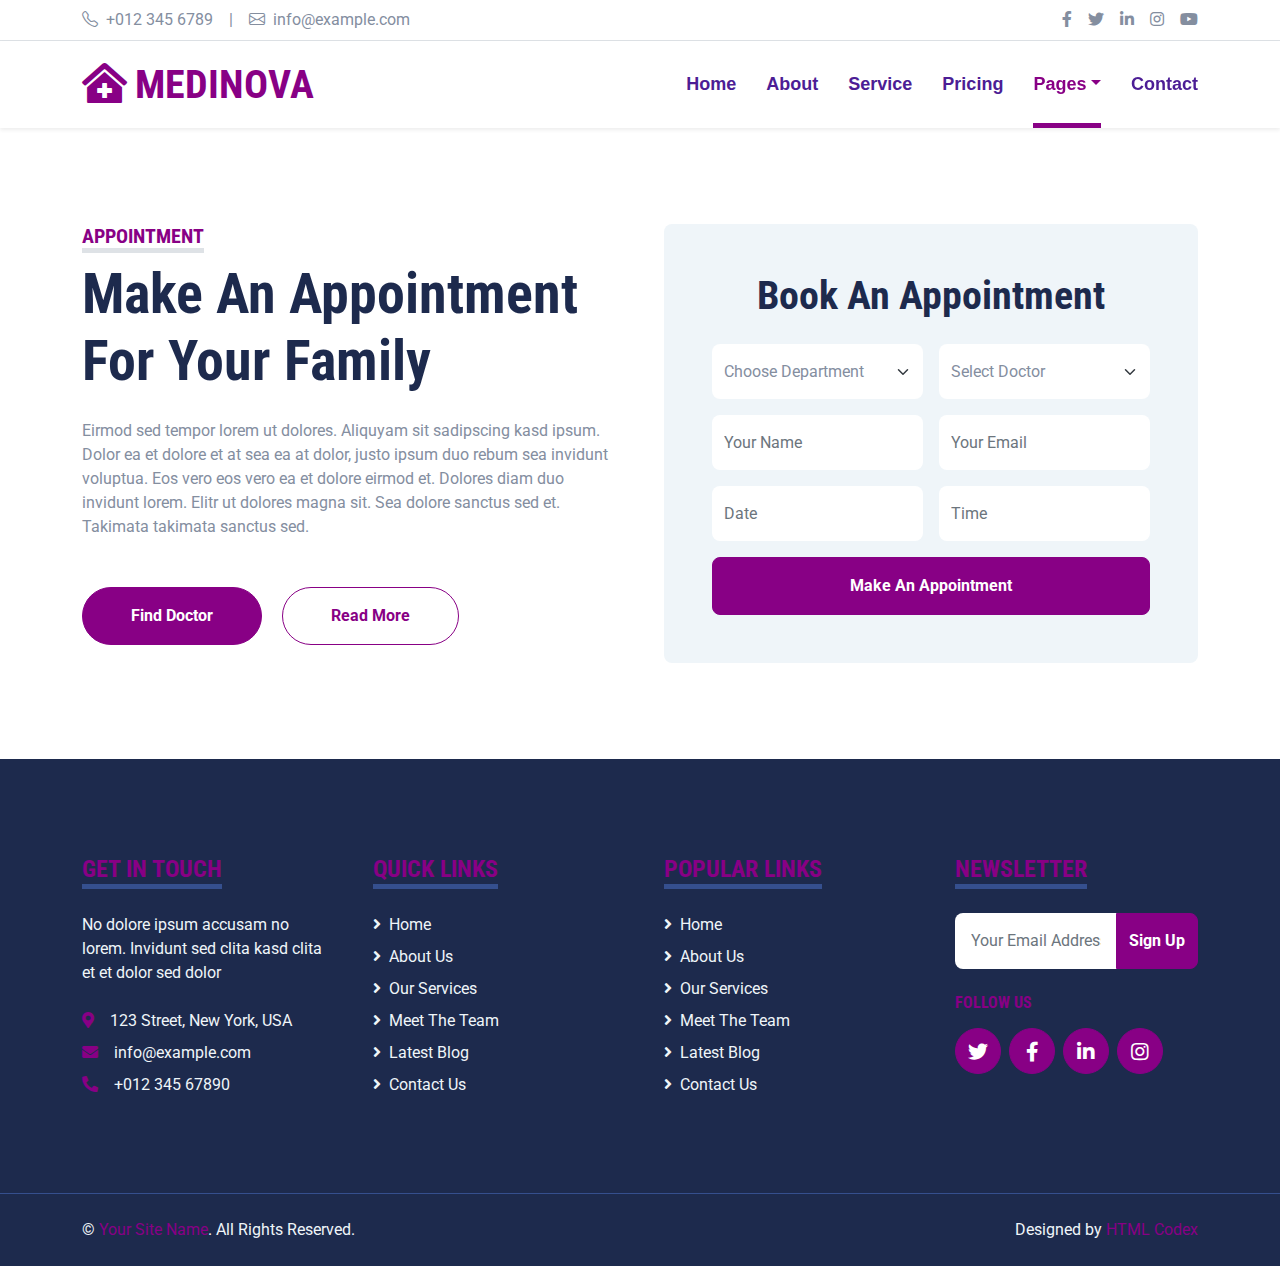
<file: appointment.html>
<!DOCTYPE html>
<html lang="en">

<head>
    <meta charset="utf-8">
    <title>MEDINOVA - Hospital Website Template</title>
    <meta content="width=device-width, initial-scale=1.0" name="viewport">
    <meta content="Free HTML Templates" name="keywords">
    <meta content="Free HTML Templates" name="description">

    <!-- Favicon -->
    <link href="img/favicon.ico" rel="icon">

    <!-- Google Web Fonts -->
    <link rel="preconnect" href="https://fonts.gstatic.com">
    <link href="https://fonts.googleapis.com/css2?family=Roboto+Condensed:wght@400;700&family=Roboto:wght@400;700&display=swap" rel="stylesheet">  

    <!-- Icon Font Stylesheet -->
    <link href="https://cdnjs.cloudflare.com/ajax/libs/font-awesome/5.15.0/css/all.min.css" rel="stylesheet">
    <link href="https://cdn.jsdelivr.net/npm/bootstrap-icons@1.4.1/font/bootstrap-icons.css" rel="stylesheet">

    <!-- Libraries Stylesheet -->
    <link href="lib/owlcarousel/assets/owl.carousel.min.css" rel="stylesheet">
    <link href="lib/tempusdominus/css/tempusdominus-bootstrap-4.min.css" rel="stylesheet" />

    <!-- Customized Bootstrap Stylesheet -->
    <link href="css/bootstrap.min.css" rel="stylesheet">

    <!-- Template Stylesheet -->
    <link href="css/style.css" rel="stylesheet">
</head>

<body>
    <!-- Topbar Start -->
    <div class="container-fluid py-2 border-bottom d-none d-lg-block">
        <div class="container">
            <div class="row">
                <div class="col-md-6 text-center text-lg-start mb-2 mb-lg-0">
                    <div class="d-inline-flex align-items-center">
                        <a class="text-decoration-none text-body pe-3" href=""><i class="bi bi-telephone me-2"></i>+012 345 6789</a>
                        <span class="text-body">|</span>
                        <a class="text-decoration-none text-body px-3" href=""><i class="bi bi-envelope me-2"></i>info@example.com</a>
                    </div>
                </div>
                <div class="col-md-6 text-center text-lg-end">
                    <div class="d-inline-flex align-items-center">
                        <a class="text-body px-2" href="">
                            <i class="fab fa-facebook-f"></i>
                        </a>
                        <a class="text-body px-2" href="">
                            <i class="fab fa-twitter"></i>
                        </a>
                        <a class="text-body px-2" href="">
                            <i class="fab fa-linkedin-in"></i>
                        </a>
                        <a class="text-body px-2" href="">
                            <i class="fab fa-instagram"></i>
                        </a>
                        <a class="text-body ps-2" href="">
                            <i class="fab fa-youtube"></i>
                        </a>
                    </div>
                </div>
            </div>
        </div>
    </div>
    <!-- Topbar End -->


    <!-- Navbar Start -->
    <div class="container-fluid sticky-top bg-white shadow-sm mb-5">
        <div class="container">
            <nav class="navbar navbar-expand-lg bg-white navbar-light py-3 py-lg-0">
                <a href="index.html" class="navbar-brand">
                    <h1 class="m-0 text-uppercase text-primary"><i class="fa fa-clinic-medical me-2"></i>Medinova</h1>
                </a>
                <button class="navbar-toggler" type="button" data-bs-toggle="collapse" data-bs-target="#navbarCollapse">
                    <span class="navbar-toggler-icon"></span>
                </button>
                <div class="collapse navbar-collapse" id="navbarCollapse">
                    <div class="navbar-nav ms-auto py-0">
                        <a href="index.html" class="nav-item nav-link">Home</a>
                        <a href="about.html" class="nav-item nav-link">About</a>
                        <a href="service.html" class="nav-item nav-link">Service</a>
                        <a href="price.html" class="nav-item nav-link">Pricing</a>
                        <div class="nav-item dropdown">
                            <a href="#" class="nav-link dropdown-toggle active" data-bs-toggle="dropdown">Pages</a>
                            <div class="dropdown-menu m-0">
                                <a href="blog.html" class="dropdown-item">Blog Grid</a>
                                <a href="detail.html" class="dropdown-item">Blog Detail</a>
                                <a href="team.html" class="dropdown-item">The Team</a>
                                <a href="testimonial.html" class="dropdown-item">Testimonial</a>
                                <a href="appointment.html" class="dropdown-item active">Appointment</a>
                                <a href="search.html" class="dropdown-item">Search</a>
                            </div>
                        </div>
                        <a href="contact.html" class="nav-item nav-link">Contact</a>
                    </div>
                </div>
            </nav>
        </div>
    </div>
    <!-- Navbar End -->


    <!-- Appointment Start -->
    <div class="container-fluid py-5">
        <div class="container">
            <div class="row gx-5">
                <div class="col-lg-6 mb-5 mb-lg-0">
                    <div class="mb-4">
                        <h5 class="d-inline-block text-primary text-uppercase border-bottom border-5">Appointment</h5>
                        <h1 class="display-4">Make An Appointment For Your Family</h1>
                    </div>
                    <p class="mb-5">Eirmod sed tempor lorem ut dolores. Aliquyam sit sadipscing kasd ipsum. Dolor ea et dolore et at sea ea at dolor, justo ipsum duo rebum sea invidunt voluptua. Eos vero eos vero ea et dolore eirmod et. Dolores diam duo invidunt lorem. Elitr ut dolores magna sit. Sea dolore sanctus sed et. Takimata takimata sanctus sed.</p>
                    <a class="btn btn-primary rounded-pill py-3 px-5 me-3" href="">Find Doctor</a>
                    <a class="btn btn-outline-primary rounded-pill py-3 px-5" href="">Read More</a>
                </div>
                <div class="col-lg-6">
                    <div class="bg-light text-center rounded p-5">
                        <h1 class="mb-4">Book An Appointment</h1>
                        <form>
                            <div class="row g-3">
                                <div class="col-12 col-sm-6">
                                    <select class="form-select bg-white border-0" style="height: 55px;">
                                        <option selected>Choose Department</option>
                                        <option value="1">Department 1</option>
                                        <option value="2">Department 2</option>
                                        <option value="3">Department 3</option>
                                    </select>
                                </div>
                                <div class="col-12 col-sm-6">
                                    <select class="form-select bg-white border-0" style="height: 55px;">
                                        <option selected>Select Doctor</option>
                                        <option value="1">Doctor 1</option>
                                        <option value="2">Doctor 2</option>
                                        <option value="3">Doctor 3</option>
                                    </select>
                                </div>
                                <div class="col-12 col-sm-6">
                                    <input type="text" class="form-control bg-white border-0" placeholder="Your Name" style="height: 55px;">
                                </div>
                                <div class="col-12 col-sm-6">
                                    <input type="email" class="form-control bg-white border-0" placeholder="Your Email" style="height: 55px;">
                                </div>
                                <div class="col-12 col-sm-6">
                                    <div class="date" id="date" data-target-input="nearest">
                                        <input type="text"
                                            class="form-control bg-white border-0 datetimepicker-input"
                                            placeholder="Date" data-target="#date" data-toggle="datetimepicker" style="height: 55px;">
                                    </div>
                                </div>
                                <div class="col-12 col-sm-6">
                                    <div class="time" id="time" data-target-input="nearest">
                                        <input type="text"
                                            class="form-control bg-white border-0 datetimepicker-input"
                                            placeholder="Time" data-target="#time" data-toggle="datetimepicker" style="height: 55px;">
                                    </div>
                                </div>
                                <div class="col-12">
                                    <button class="btn btn-primary w-100 py-3" type="submit">Make An Appointment</button>
                                </div>
                            </div>
                        </form>
                    </div>
                </div>
            </div>
        </div>
    </div>
    <!-- Appointment End -->


    <!-- Footer Start -->
    <div class="container-fluid bg-dark text-light mt-5 py-5">
        <div class="container py-5">
            <div class="row g-5">
                <div class="col-lg-3 col-md-6">
                    <h4 class="d-inline-block text-primary text-uppercase border-bottom border-5 border-secondary mb-4">Get In Touch</h4>
                    <p class="mb-4">No dolore ipsum accusam no lorem. Invidunt sed clita kasd clita et et dolor sed dolor</p>
                    <p class="mb-2"><i class="fa fa-map-marker-alt text-primary me-3"></i>123 Street, New York, USA</p>
                    <p class="mb-2"><i class="fa fa-envelope text-primary me-3"></i>info@example.com</p>
                    <p class="mb-0"><i class="fa fa-phone-alt text-primary me-3"></i>+012 345 67890</p>
                </div>
                <div class="col-lg-3 col-md-6">
                    <h4 class="d-inline-block text-primary text-uppercase border-bottom border-5 border-secondary mb-4">Quick Links</h4>
                    <div class="d-flex flex-column justify-content-start">
                        <a class="text-light mb-2" href="#"><i class="fa fa-angle-right me-2"></i>Home</a>
                        <a class="text-light mb-2" href="#"><i class="fa fa-angle-right me-2"></i>About Us</a>
                        <a class="text-light mb-2" href="#"><i class="fa fa-angle-right me-2"></i>Our Services</a>
                        <a class="text-light mb-2" href="#"><i class="fa fa-angle-right me-2"></i>Meet The Team</a>
                        <a class="text-light mb-2" href="#"><i class="fa fa-angle-right me-2"></i>Latest Blog</a>
                        <a class="text-light" href="#"><i class="fa fa-angle-right me-2"></i>Contact Us</a>
                    </div>
                </div>
                <div class="col-lg-3 col-md-6">
                    <h4 class="d-inline-block text-primary text-uppercase border-bottom border-5 border-secondary mb-4">Popular Links</h4>
                    <div class="d-flex flex-column justify-content-start">
                        <a class="text-light mb-2" href="#"><i class="fa fa-angle-right me-2"></i>Home</a>
                        <a class="text-light mb-2" href="#"><i class="fa fa-angle-right me-2"></i>About Us</a>
                        <a class="text-light mb-2" href="#"><i class="fa fa-angle-right me-2"></i>Our Services</a>
                        <a class="text-light mb-2" href="#"><i class="fa fa-angle-right me-2"></i>Meet The Team</a>
                        <a class="text-light mb-2" href="#"><i class="fa fa-angle-right me-2"></i>Latest Blog</a>
                        <a class="text-light" href="#"><i class="fa fa-angle-right me-2"></i>Contact Us</a>
                    </div>
                </div>
                <div class="col-lg-3 col-md-6">
                    <h4 class="d-inline-block text-primary text-uppercase border-bottom border-5 border-secondary mb-4">Newsletter</h4>
                    <form action="">
                        <div class="input-group">
                            <input type="text" class="form-control p-3 border-0" placeholder="Your Email Address">
                            <button class="btn btn-primary">Sign Up</button>
                        </div>
                    </form>
                    <h6 class="text-primary text-uppercase mt-4 mb-3">Follow Us</h6>
                    <div class="d-flex">
                        <a class="btn btn-lg btn-primary btn-lg-square rounded-circle me-2" href="#"><i class="fab fa-twitter"></i></a>
                        <a class="btn btn-lg btn-primary btn-lg-square rounded-circle me-2" href="#"><i class="fab fa-facebook-f"></i></a>
                        <a class="btn btn-lg btn-primary btn-lg-square rounded-circle me-2" href="#"><i class="fab fa-linkedin-in"></i></a>
                        <a class="btn btn-lg btn-primary btn-lg-square rounded-circle" href="#"><i class="fab fa-instagram"></i></a>
                    </div>
                </div>
            </div>
        </div>
    </div>
    <div class="container-fluid bg-dark text-light border-top border-secondary py-4">
        <div class="container">
            <div class="row g-5">
                <div class="col-md-6 text-center text-md-start">
                    <p class="mb-md-0">&copy; <a class="text-primary" href="#">Your Site Name</a>. All Rights Reserved.</p>
                </div>
                <div class="col-md-6 text-center text-md-end">
                    <p class="mb-0">Designed by <a class="text-primary" href="https://htmlcodex.com">HTML Codex</a></p>
                </div>
            </div>
        </div>
    </div>
    <!-- Footer End -->


    <!-- Back to Top -->
    <a href="#" class="btn btn-lg btn-primary btn-lg-square back-to-top"><i class="bi bi-arrow-up"></i></a>


    <!-- JavaScript Libraries -->
    <script src="https://code.jquery.com/jquery-3.4.1.min.js"></script>
    <script src="https://cdn.jsdelivr.net/npm/bootstrap@5.0.0/dist/js/bootstrap.bundle.min.js"></script>
    <script src="lib/easing/easing.min.js"></script>
    <script src="lib/waypoints/waypoints.min.js"></script>
    <script src="lib/owlcarousel/owl.carousel.min.js"></script>
    <script src="lib/tempusdominus/js/moment.min.js"></script>
    <script src="lib/tempusdominus/js/moment-timezone.min.js"></script>
    <script src="lib/tempusdominus/js/tempusdominus-bootstrap-4.min.js"></script>

    <!-- Template Javascript -->
    <script src="js/main.js"></script>
</body>

</html>
</file>
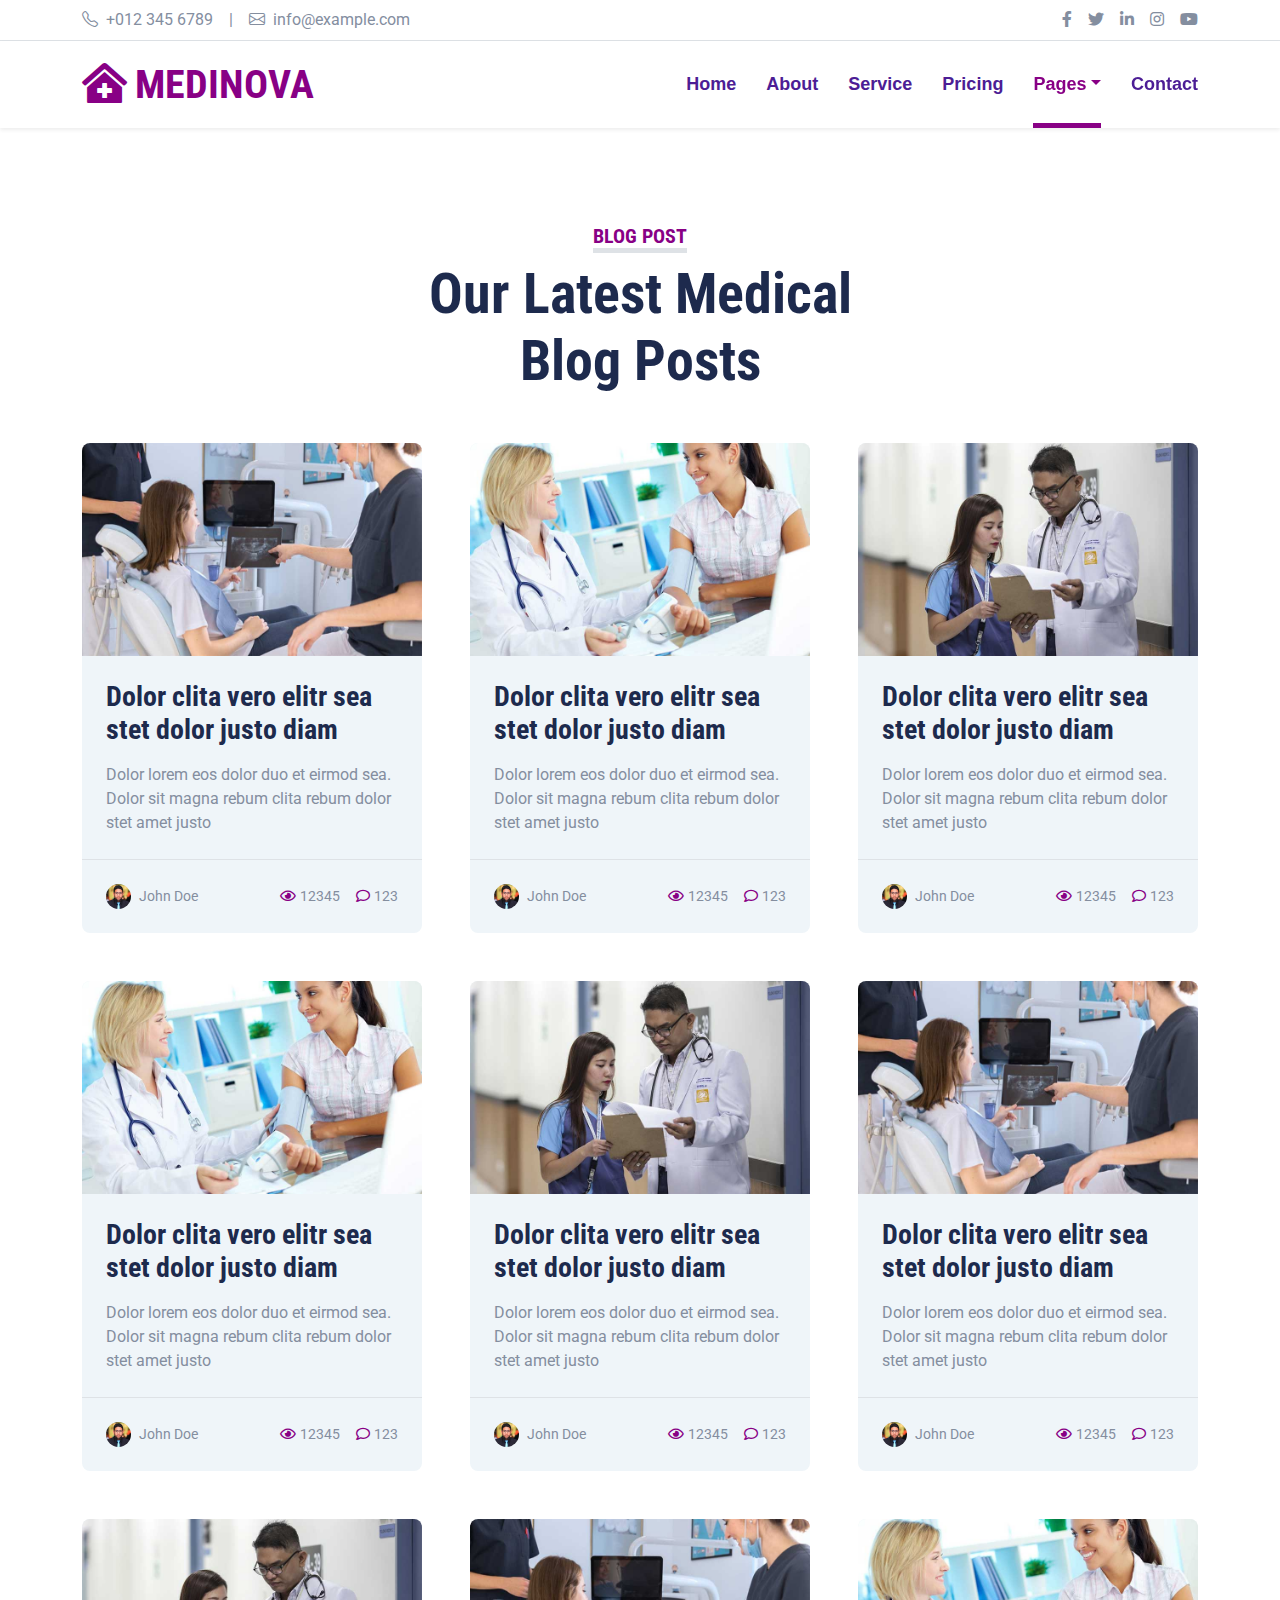
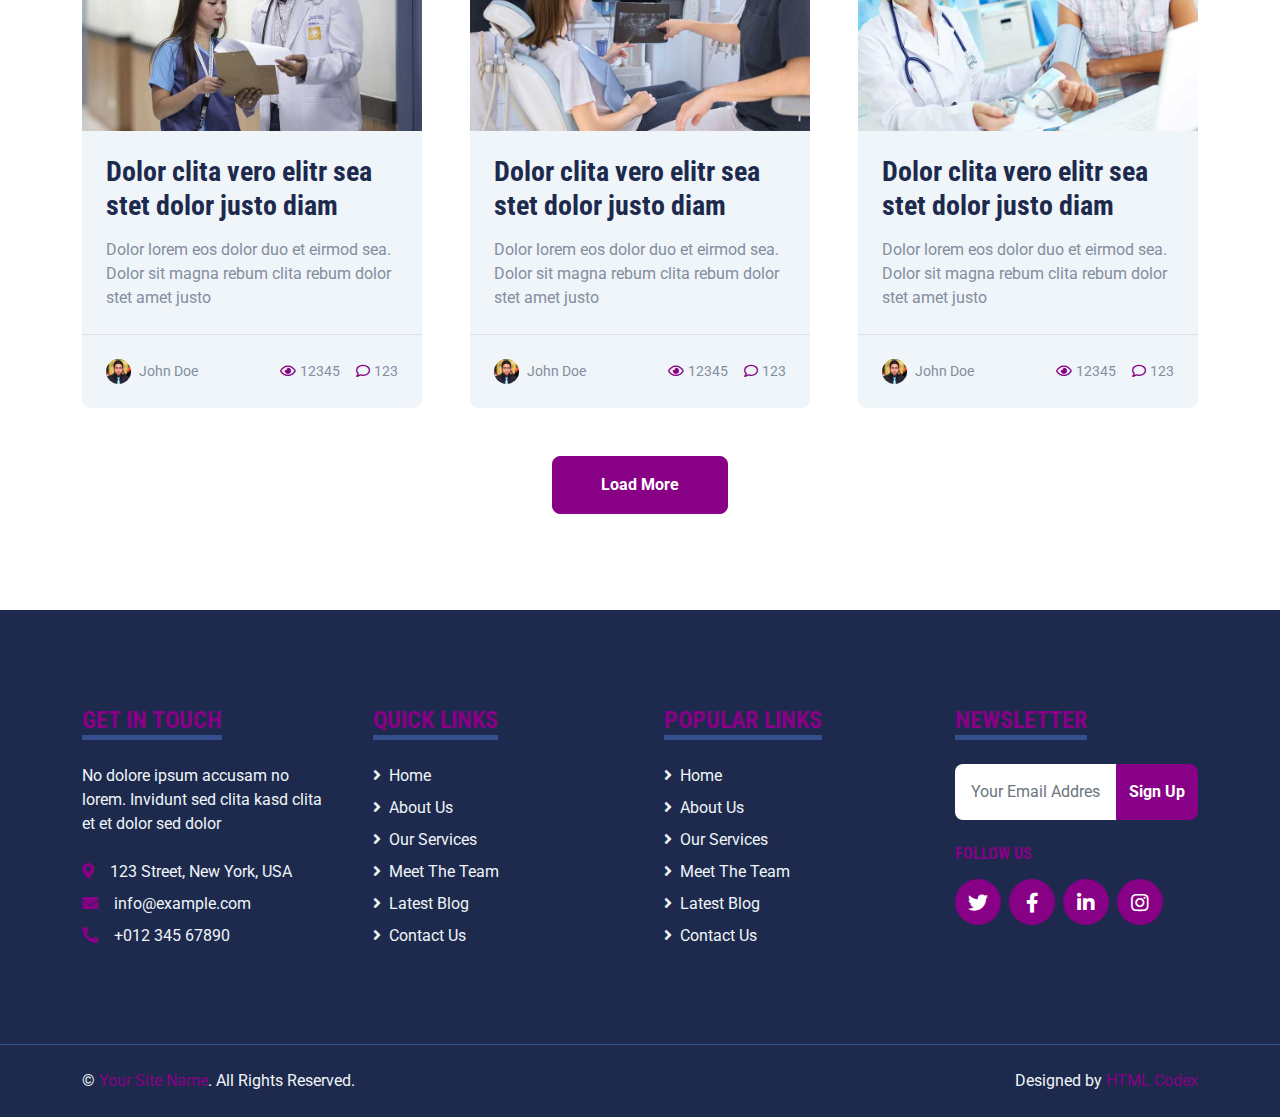
<file: blog.html>
<!DOCTYPE html>
<html lang="en">

<head>
    <meta charset="utf-8">
    <title>MEDINOVA - Hospital Website Template</title>
    <meta content="width=device-width, initial-scale=1.0" name="viewport">
    <meta content="Free HTML Templates" name="keywords">
    <meta content="Free HTML Templates" name="description">

    <!-- Favicon -->
    <link href="img/favicon.ico" rel="icon">

    <!-- Google Web Fonts -->
    <link rel="preconnect" href="https://fonts.gstatic.com">
    <link href="https://fonts.googleapis.com/css2?family=Roboto+Condensed:wght@400;700&family=Roboto:wght@400;700&display=swap" rel="stylesheet">  

    <!-- Icon Font Stylesheet -->
    <link href="https://cdnjs.cloudflare.com/ajax/libs/font-awesome/5.15.0/css/all.min.css" rel="stylesheet">
    <link href="https://cdn.jsdelivr.net/npm/bootstrap-icons@1.4.1/font/bootstrap-icons.css" rel="stylesheet">

    <!-- Libraries Stylesheet -->
    <link href="lib/owlcarousel/assets/owl.carousel.min.css" rel="stylesheet">
    <link href="lib/tempusdominus/css/tempusdominus-bootstrap-4.min.css" rel="stylesheet" />

    <!-- Customized Bootstrap Stylesheet -->
    <link href="css/bootstrap.min.css" rel="stylesheet">

    <!-- Template Stylesheet -->
    <link href="css/style.css" rel="stylesheet">
</head>

<body>
    <!-- Topbar Start -->
    <div class="container-fluid py-2 border-bottom d-none d-lg-block">
        <div class="container">
            <div class="row">
                <div class="col-md-6 text-center text-lg-start mb-2 mb-lg-0">
                    <div class="d-inline-flex align-items-center">
                        <a class="text-decoration-none text-body pe-3" href=""><i class="bi bi-telephone me-2"></i>+012 345 6789</a>
                        <span class="text-body">|</span>
                        <a class="text-decoration-none text-body px-3" href=""><i class="bi bi-envelope me-2"></i>info@example.com</a>
                    </div>
                </div>
                <div class="col-md-6 text-center text-lg-end">
                    <div class="d-inline-flex align-items-center">
                        <a class="text-body px-2" href="">
                            <i class="fab fa-facebook-f"></i>
                        </a>
                        <a class="text-body px-2" href="">
                            <i class="fab fa-twitter"></i>
                        </a>
                        <a class="text-body px-2" href="">
                            <i class="fab fa-linkedin-in"></i>
                        </a>
                        <a class="text-body px-2" href="">
                            <i class="fab fa-instagram"></i>
                        </a>
                        <a class="text-body ps-2" href="">
                            <i class="fab fa-youtube"></i>
                        </a>
                    </div>
                </div>
            </div>
        </div>
    </div>
    <!-- Topbar End -->


    <!-- Navbar Start -->
    <div class="container-fluid sticky-top bg-white shadow-sm mb-5">
        <div class="container">
            <nav class="navbar navbar-expand-lg bg-white navbar-light py-3 py-lg-0">
                <a href="index.html" class="navbar-brand">
                    <h1 class="m-0 text-uppercase text-primary"><i class="fa fa-clinic-medical me-2"></i>Medinova</h1>
                </a>
                <button class="navbar-toggler" type="button" data-bs-toggle="collapse" data-bs-target="#navbarCollapse">
                    <span class="navbar-toggler-icon"></span>
                </button>
                <div class="collapse navbar-collapse" id="navbarCollapse">
                    <div class="navbar-nav ms-auto py-0">
                        <a href="index.html" class="nav-item nav-link">Home</a>
                        <a href="about.html" class="nav-item nav-link">About</a>
                        <a href="service.html" class="nav-item nav-link">Service</a>
                        <a href="price.html" class="nav-item nav-link">Pricing</a>
                        <div class="nav-item dropdown">
                            <a href="#" class="nav-link dropdown-toggle active" data-bs-toggle="dropdown">Pages</a>
                            <div class="dropdown-menu m-0">
                                <a href="blog.html" class="dropdown-item active">Blog Grid</a>
                                <a href="detail.html" class="dropdown-item">Blog Detail</a>
                                <a href="team.html" class="dropdown-item">The Team</a>
                                <a href="testimonial.html" class="dropdown-item">Testimonial</a>
                                <a href="appointment.html" class="dropdown-item">Appointment</a>
                                <a href="search.html" class="dropdown-item">Search</a>
                            </div>
                        </div>
                        <a href="contact.html" class="nav-item nav-link">Contact</a>
                    </div>
                </div>
            </nav>
        </div>
    </div>
    <!-- Navbar End -->


    <!-- Blog Start -->
    <div class="container-fluid py-5">
        <div class="container">
            <div class="text-center mx-auto mb-5" style="max-width: 500px;">
                <h5 class="d-inline-block text-primary text-uppercase border-bottom border-5">Blog Post</h5>
                <h1 class="display-4">Our Latest Medical Blog Posts</h1>
            </div>
            <div class="row g-5">
                <div class="col-xl-4 col-lg-6">
                    <div class="bg-light rounded overflow-hidden">
                        <img class="img-fluid w-100" src="img/blog-1.jpg" alt="">
                        <div class="p-4">
                            <a class="h3 d-block mb-3" href="">Dolor clita vero elitr sea stet dolor justo  diam</a>
                            <p class="m-0">Dolor lorem eos dolor duo et eirmod sea. Dolor sit magna
                                rebum clita rebum dolor stet amet justo</p>
                        </div>
                        <div class="d-flex justify-content-between border-top p-4">
                            <div class="d-flex align-items-center">
                                <img class="rounded-circle me-2" src="img/user.jpg" width="25" height="25" alt="">
                                <small>John Doe</small>
                            </div>
                            <div class="d-flex align-items-center">
                                <small class="ms-3"><i class="far fa-eye text-primary me-1"></i>12345</small>
                                <small class="ms-3"><i class="far fa-comment text-primary me-1"></i>123</small>
                            </div>
                        </div>
                    </div>
                </div>
                <div class="col-xl-4 col-lg-6">
                    <div class="bg-light rounded overflow-hidden">
                        <img class="img-fluid w-100" src="img/blog-2.jpg" alt="">
                        <div class="p-4">
                            <a class="h3 d-block mb-3" href="">Dolor clita vero elitr sea stet dolor justo  diam</a>
                            <p class="m-0">Dolor lorem eos dolor duo et eirmod sea. Dolor sit magna
                                rebum clita rebum dolor stet amet justo</p>
                        </div>
                        <div class="d-flex justify-content-between border-top p-4">
                            <div class="d-flex align-items-center">
                                <img class="rounded-circle me-2" src="img/user.jpg" width="25" height="25" alt="">
                                <small>John Doe</small>
                            </div>
                            <div class="d-flex align-items-center">
                                <small class="ms-3"><i class="far fa-eye text-primary me-1"></i>12345</small>
                                <small class="ms-3"><i class="far fa-comment text-primary me-1"></i>123</small>
                            </div>
                        </div>
                    </div>
                </div>
                <div class="col-xl-4 col-lg-6">
                    <div class="bg-light rounded overflow-hidden">
                        <img class="img-fluid w-100" src="img/blog-3.jpg" alt="">
                        <div class="p-4">
                            <a class="h3 d-block mb-3" href="">Dolor clita vero elitr sea stet dolor justo  diam</a>
                            <p class="m-0">Dolor lorem eos dolor duo et eirmod sea. Dolor sit magna
                                rebum clita rebum dolor stet amet justo</p>
                        </div>
                        <div class="d-flex justify-content-between border-top p-4">
                            <div class="d-flex align-items-center">
                                <img class="rounded-circle me-2" src="img/user.jpg" width="25" height="25" alt="">
                                <small>John Doe</small>
                            </div>
                            <div class="d-flex align-items-center">
                                <small class="ms-3"><i class="far fa-eye text-primary me-1"></i>12345</small>
                                <small class="ms-3"><i class="far fa-comment text-primary me-1"></i>123</small>
                            </div>
                        </div>
                    </div>
                </div>
                <div class="col-xl-4 col-lg-6">
                    <div class="bg-light rounded overflow-hidden">
                        <img class="img-fluid w-100" src="img/blog-2.jpg" alt="">
                        <div class="p-4">
                            <a class="h3 d-block mb-3" href="">Dolor clita vero elitr sea stet dolor justo  diam</a>
                            <p class="m-0">Dolor lorem eos dolor duo et eirmod sea. Dolor sit magna
                                rebum clita rebum dolor stet amet justo</p>
                        </div>
                        <div class="d-flex justify-content-between border-top p-4">
                            <div class="d-flex align-items-center">
                                <img class="rounded-circle me-2" src="img/user.jpg" width="25" height="25" alt="">
                                <small>John Doe</small>
                            </div>
                            <div class="d-flex align-items-center">
                                <small class="ms-3"><i class="far fa-eye text-primary me-1"></i>12345</small>
                                <small class="ms-3"><i class="far fa-comment text-primary me-1"></i>123</small>
                            </div>
                        </div>
                    </div>
                </div>
                <div class="col-xl-4 col-lg-6">
                    <div class="bg-light rounded overflow-hidden">
                        <img class="img-fluid w-100" src="img/blog-3.jpg" alt="">
                        <div class="p-4">
                            <a class="h3 d-block mb-3" href="">Dolor clita vero elitr sea stet dolor justo  diam</a>
                            <p class="m-0">Dolor lorem eos dolor duo et eirmod sea. Dolor sit magna
                                rebum clita rebum dolor stet amet justo</p>
                        </div>
                        <div class="d-flex justify-content-between border-top p-4">
                            <div class="d-flex align-items-center">
                                <img class="rounded-circle me-2" src="img/user.jpg" width="25" height="25" alt="">
                                <small>John Doe</small>
                            </div>
                            <div class="d-flex align-items-center">
                                <small class="ms-3"><i class="far fa-eye text-primary me-1"></i>12345</small>
                                <small class="ms-3"><i class="far fa-comment text-primary me-1"></i>123</small>
                            </div>
                        </div>
                    </div>
                </div>
                <div class="col-xl-4 col-lg-6">
                    <div class="bg-light rounded overflow-hidden">
                        <img class="img-fluid w-100" src="img/blog-1.jpg" alt="">
                        <div class="p-4">
                            <a class="h3 d-block mb-3" href="">Dolor clita vero elitr sea stet dolor justo  diam</a>
                            <p class="m-0">Dolor lorem eos dolor duo et eirmod sea. Dolor sit magna
                                rebum clita rebum dolor stet amet justo</p>
                        </div>
                        <div class="d-flex justify-content-between border-top p-4">
                            <div class="d-flex align-items-center">
                                <img class="rounded-circle me-2" src="img/user.jpg" width="25" height="25" alt="">
                                <small>John Doe</small>
                            </div>
                            <div class="d-flex align-items-center">
                                <small class="ms-3"><i class="far fa-eye text-primary me-1"></i>12345</small>
                                <small class="ms-3"><i class="far fa-comment text-primary me-1"></i>123</small>
                            </div>
                        </div>
                    </div>
                </div>
                <div class="col-xl-4 col-lg-6">
                    <div class="bg-light rounded overflow-hidden">
                        <img class="img-fluid w-100" src="img/blog-3.jpg" alt="">
                        <div class="p-4">
                            <a class="h3 d-block mb-3" href="">Dolor clita vero elitr sea stet dolor justo  diam</a>
                            <p class="m-0">Dolor lorem eos dolor duo et eirmod sea. Dolor sit magna
                                rebum clita rebum dolor stet amet justo</p>
                        </div>
                        <div class="d-flex justify-content-between border-top p-4">
                            <div class="d-flex align-items-center">
                                <img class="rounded-circle me-2" src="img/user.jpg" width="25" height="25" alt="">
                                <small>John Doe</small>
                            </div>
                            <div class="d-flex align-items-center">
                                <small class="ms-3"><i class="far fa-eye text-primary me-1"></i>12345</small>
                                <small class="ms-3"><i class="far fa-comment text-primary me-1"></i>123</small>
                            </div>
                        </div>
                    </div>
                </div>
                <div class="col-xl-4 col-lg-6">
                    <div class="bg-light rounded overflow-hidden">
                        <img class="img-fluid w-100" src="img/blog-1.jpg" alt="">
                        <div class="p-4">
                            <a class="h3 d-block mb-3" href="">Dolor clita vero elitr sea stet dolor justo  diam</a>
                            <p class="m-0">Dolor lorem eos dolor duo et eirmod sea. Dolor sit magna
                                rebum clita rebum dolor stet amet justo</p>
                        </div>
                        <div class="d-flex justify-content-between border-top p-4">
                            <div class="d-flex align-items-center">
                                <img class="rounded-circle me-2" src="img/user.jpg" width="25" height="25" alt="">
                                <small>John Doe</small>
                            </div>
                            <div class="d-flex align-items-center">
                                <small class="ms-3"><i class="far fa-eye text-primary me-1"></i>12345</small>
                                <small class="ms-3"><i class="far fa-comment text-primary me-1"></i>123</small>
                            </div>
                        </div>
                    </div>
                </div>
                <div class="col-xl-4 col-lg-6">
                    <div class="bg-light rounded overflow-hidden">
                        <img class="img-fluid w-100" src="img/blog-2.jpg" alt="">
                        <div class="p-4">
                            <a class="h3 d-block mb-3" href="">Dolor clita vero elitr sea stet dolor justo  diam</a>
                            <p class="m-0">Dolor lorem eos dolor duo et eirmod sea. Dolor sit magna
                                rebum clita rebum dolor stet amet justo</p>
                        </div>
                        <div class="d-flex justify-content-between border-top p-4">
                            <div class="d-flex align-items-center">
                                <img class="rounded-circle me-2" src="img/user.jpg" width="25" height="25" alt="">
                                <small>John Doe</small>
                            </div>
                            <div class="d-flex align-items-center">
                                <small class="ms-3"><i class="far fa-eye text-primary me-1"></i>12345</small>
                                <small class="ms-3"><i class="far fa-comment text-primary me-1"></i>123</small>
                            </div>
                        </div>
                    </div>
                </div>
                <div class="col-12 text-center">
                    <button class="btn btn-primary py-3 px-5">Load More</button>
                </div>
            </div>
        </div>
    </div>
    <!-- Blog End -->
    

    <!-- Footer Start -->
    <div class="container-fluid bg-dark text-light mt-5 py-5">
        <div class="container py-5">
            <div class="row g-5">
                <div class="col-lg-3 col-md-6">
                    <h4 class="d-inline-block text-primary text-uppercase border-bottom border-5 border-secondary mb-4">Get In Touch</h4>
                    <p class="mb-4">No dolore ipsum accusam no lorem. Invidunt sed clita kasd clita et et dolor sed dolor</p>
                    <p class="mb-2"><i class="fa fa-map-marker-alt text-primary me-3"></i>123 Street, New York, USA</p>
                    <p class="mb-2"><i class="fa fa-envelope text-primary me-3"></i>info@example.com</p>
                    <p class="mb-0"><i class="fa fa-phone-alt text-primary me-3"></i>+012 345 67890</p>
                </div>
                <div class="col-lg-3 col-md-6">
                    <h4 class="d-inline-block text-primary text-uppercase border-bottom border-5 border-secondary mb-4">Quick Links</h4>
                    <div class="d-flex flex-column justify-content-start">
                        <a class="text-light mb-2" href="#"><i class="fa fa-angle-right me-2"></i>Home</a>
                        <a class="text-light mb-2" href="#"><i class="fa fa-angle-right me-2"></i>About Us</a>
                        <a class="text-light mb-2" href="#"><i class="fa fa-angle-right me-2"></i>Our Services</a>
                        <a class="text-light mb-2" href="#"><i class="fa fa-angle-right me-2"></i>Meet The Team</a>
                        <a class="text-light mb-2" href="#"><i class="fa fa-angle-right me-2"></i>Latest Blog</a>
                        <a class="text-light" href="#"><i class="fa fa-angle-right me-2"></i>Contact Us</a>
                    </div>
                </div>
                <div class="col-lg-3 col-md-6">
                    <h4 class="d-inline-block text-primary text-uppercase border-bottom border-5 border-secondary mb-4">Popular Links</h4>
                    <div class="d-flex flex-column justify-content-start">
                        <a class="text-light mb-2" href="#"><i class="fa fa-angle-right me-2"></i>Home</a>
                        <a class="text-light mb-2" href="#"><i class="fa fa-angle-right me-2"></i>About Us</a>
                        <a class="text-light mb-2" href="#"><i class="fa fa-angle-right me-2"></i>Our Services</a>
                        <a class="text-light mb-2" href="#"><i class="fa fa-angle-right me-2"></i>Meet The Team</a>
                        <a class="text-light mb-2" href="#"><i class="fa fa-angle-right me-2"></i>Latest Blog</a>
                        <a class="text-light" href="#"><i class="fa fa-angle-right me-2"></i>Contact Us</a>
                    </div>
                </div>
                <div class="col-lg-3 col-md-6">
                    <h4 class="d-inline-block text-primary text-uppercase border-bottom border-5 border-secondary mb-4">Newsletter</h4>
                    <form action="">
                        <div class="input-group">
                            <input type="text" class="form-control p-3 border-0" placeholder="Your Email Address">
                            <button class="btn btn-primary">Sign Up</button>
                        </div>
                    </form>
                    <h6 class="text-primary text-uppercase mt-4 mb-3">Follow Us</h6>
                    <div class="d-flex">
                        <a class="btn btn-lg btn-primary btn-lg-square rounded-circle me-2" href="#"><i class="fab fa-twitter"></i></a>
                        <a class="btn btn-lg btn-primary btn-lg-square rounded-circle me-2" href="#"><i class="fab fa-facebook-f"></i></a>
                        <a class="btn btn-lg btn-primary btn-lg-square rounded-circle me-2" href="#"><i class="fab fa-linkedin-in"></i></a>
                        <a class="btn btn-lg btn-primary btn-lg-square rounded-circle" href="#"><i class="fab fa-instagram"></i></a>
                    </div>
                </div>
            </div>
        </div>
    </div>
    <div class="container-fluid bg-dark text-light border-top border-secondary py-4">
        <div class="container">
            <div class="row g-5">
                <div class="col-md-6 text-center text-md-start">
                    <p class="mb-md-0">&copy; <a class="text-primary" href="#">Your Site Name</a>. All Rights Reserved.</p>
                </div>
                <div class="col-md-6 text-center text-md-end">
                    <p class="mb-0">Designed by <a class="text-primary" href="https://htmlcodex.com">HTML Codex</a></p>
                </div>
            </div>
        </div>
    </div>
    <!-- Footer End -->


    <!-- Back to Top -->
    <a href="#" class="btn btn-lg btn-primary btn-lg-square back-to-top"><i class="bi bi-arrow-up"></i></a>


    <!-- JavaScript Libraries -->
    <script src="https://code.jquery.com/jquery-3.4.1.min.js"></script>
    <script src="https://cdn.jsdelivr.net/npm/bootstrap@5.0.0/dist/js/bootstrap.bundle.min.js"></script>
    <script src="lib/easing/easing.min.js"></script>
    <script src="lib/waypoints/waypoints.min.js"></script>
    <script src="lib/owlcarousel/owl.carousel.min.js"></script>
    <script src="lib/tempusdominus/js/moment.min.js"></script>
    <script src="lib/tempusdominus/js/moment-timezone.min.js"></script>
    <script src="lib/tempusdominus/js/tempusdominus-bootstrap-4.min.js"></script>

    <!-- Template Javascript -->
    <script src="js/main.js"></script>
</body>

</html>
</file>
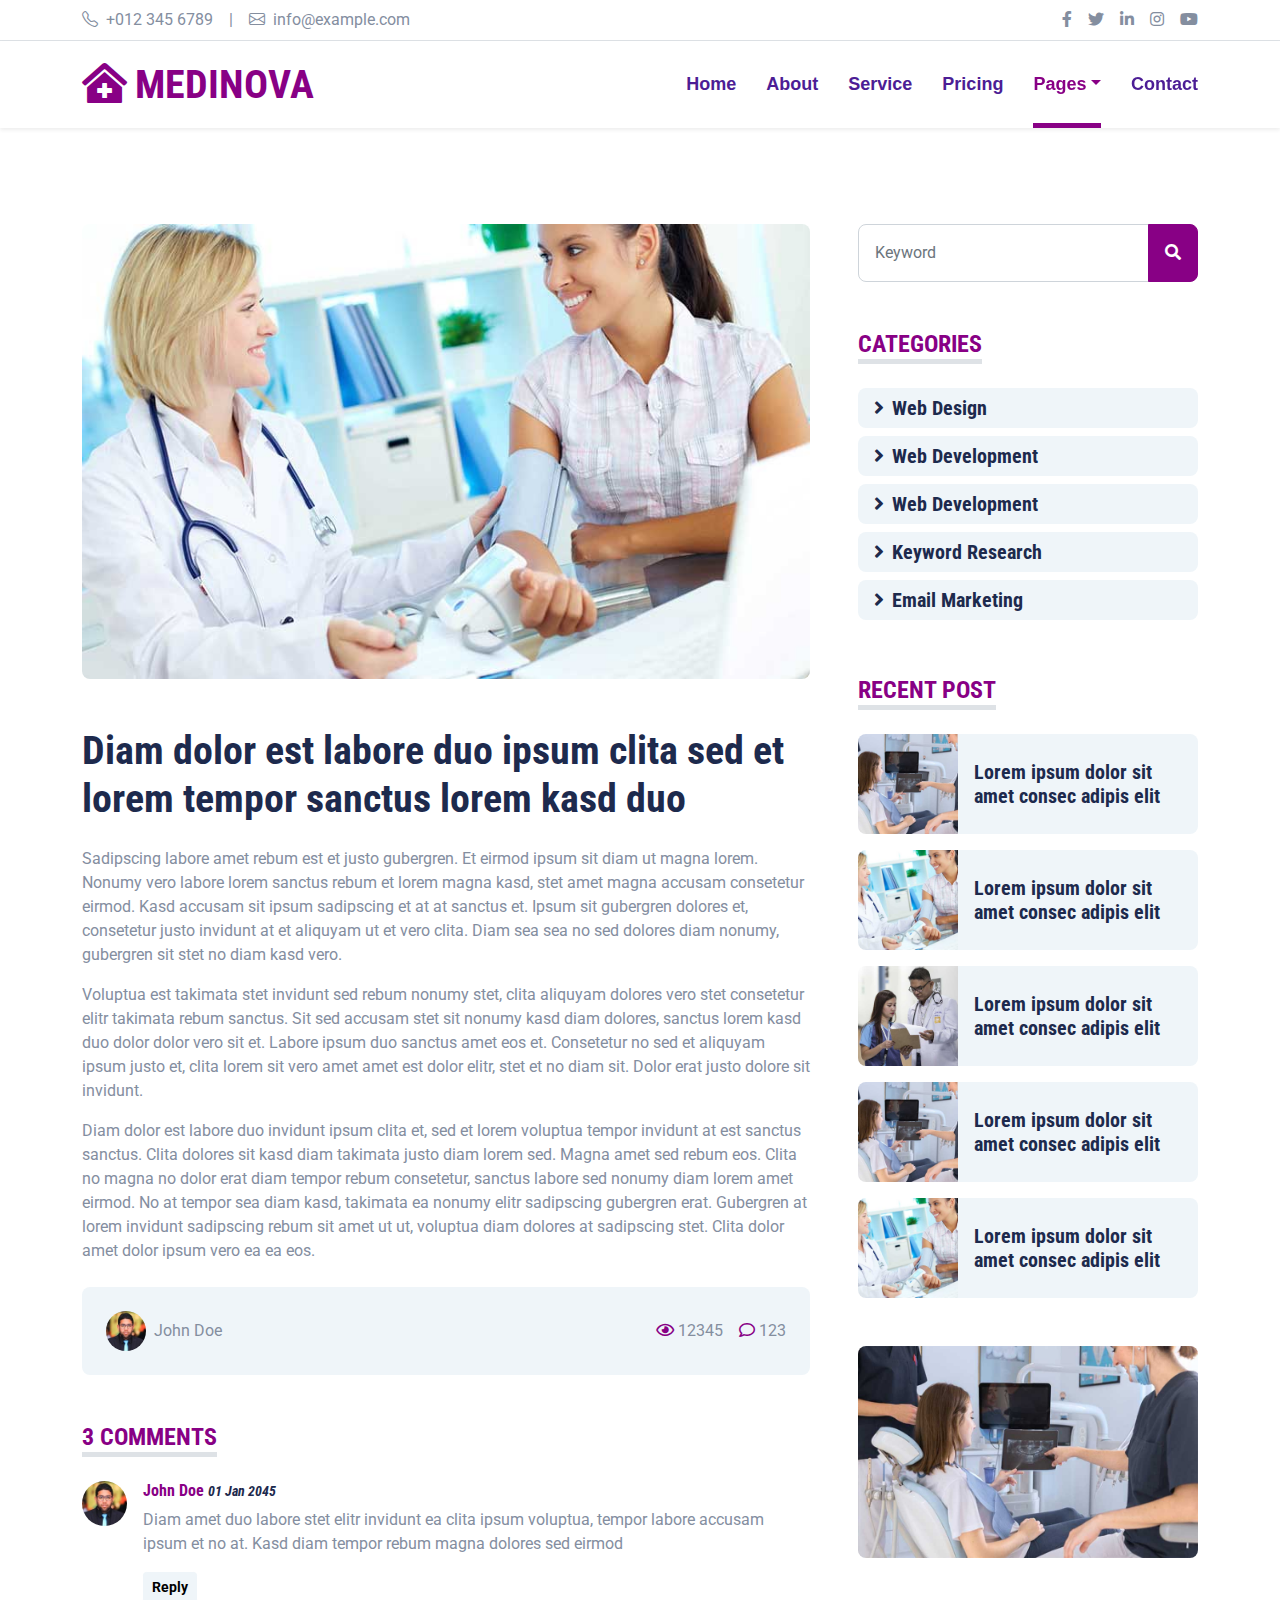
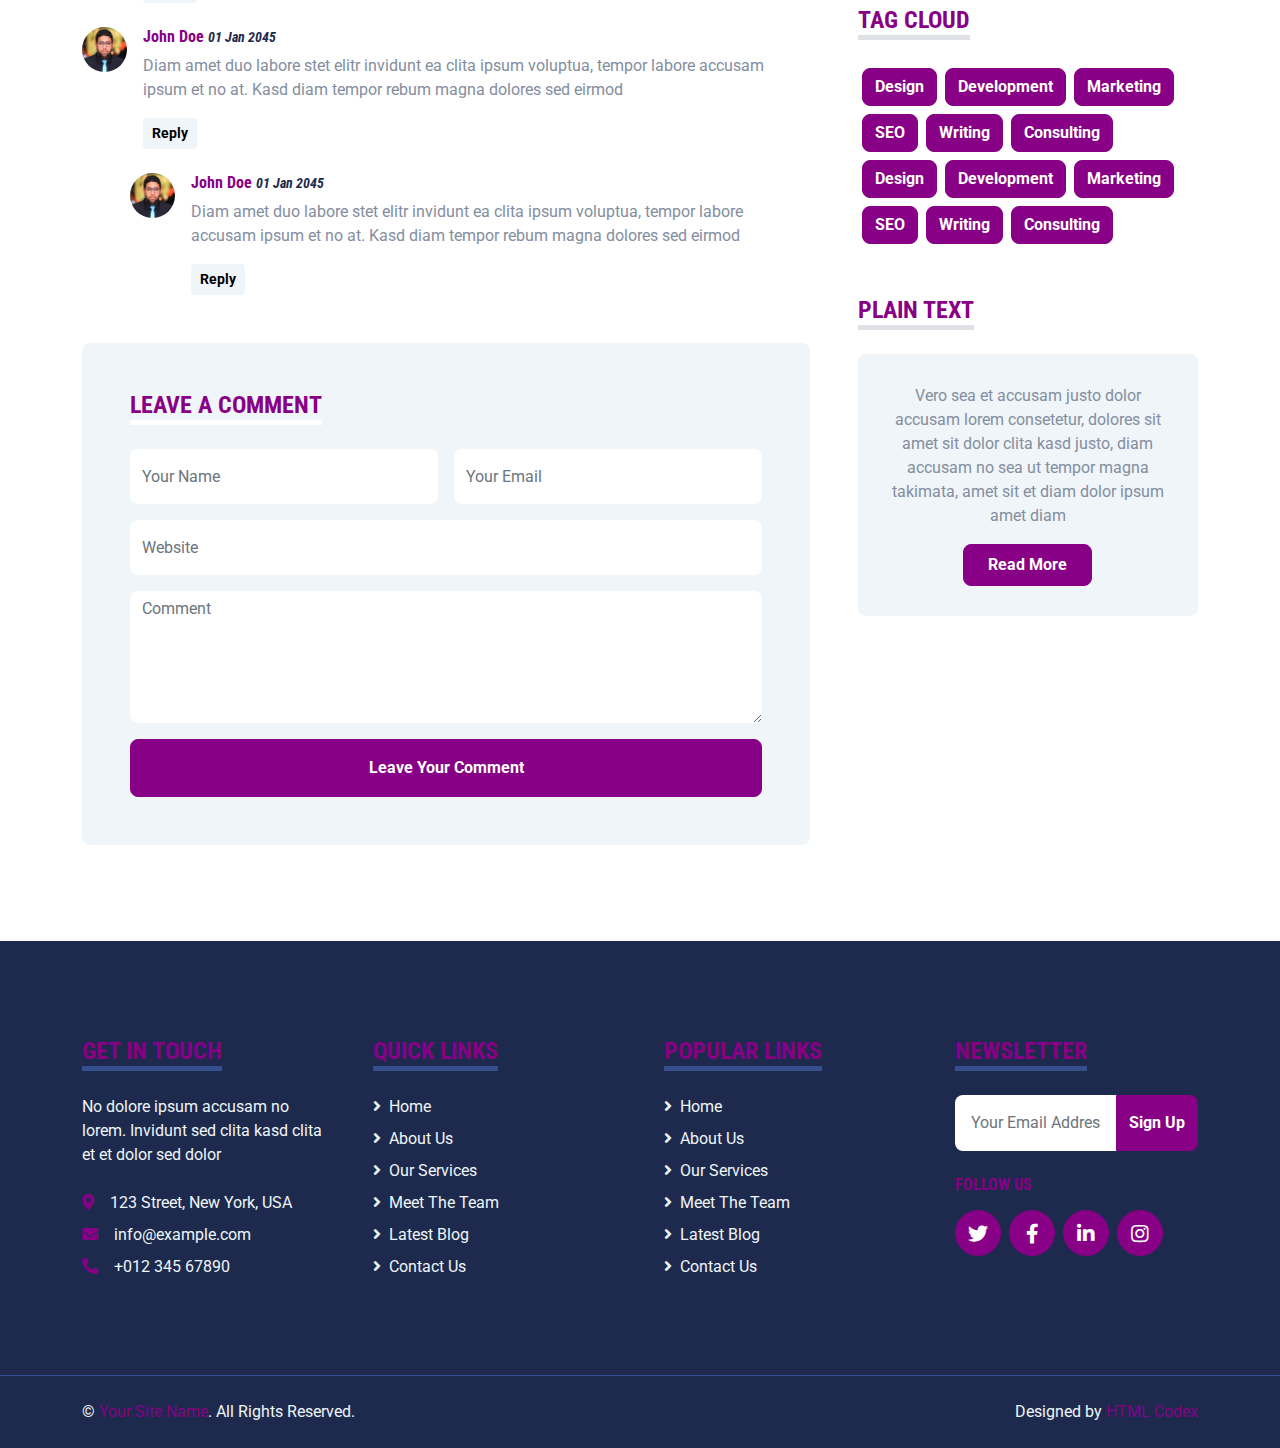
<file: detail.html>
<!DOCTYPE html>
<html lang="en">

<head>
    <meta charset="utf-8">
    <title>MEDINOVA - Hospital Website Template</title>
    <meta content="width=device-width, initial-scale=1.0" name="viewport">
    <meta content="Free HTML Templates" name="keywords">
    <meta content="Free HTML Templates" name="description">

    <!-- Favicon -->
    <link href="img/favicon.ico" rel="icon">

    <!-- Google Web Fonts -->
    <link rel="preconnect" href="https://fonts.gstatic.com">
    <link href="https://fonts.googleapis.com/css2?family=Roboto+Condensed:wght@400;700&family=Roboto:wght@400;700&display=swap" rel="stylesheet">  

    <!-- Icon Font Stylesheet -->
    <link href="https://cdnjs.cloudflare.com/ajax/libs/font-awesome/5.15.0/css/all.min.css" rel="stylesheet">
    <link href="https://cdn.jsdelivr.net/npm/bootstrap-icons@1.4.1/font/bootstrap-icons.css" rel="stylesheet">

    <!-- Libraries Stylesheet -->
    <link href="lib/owlcarousel/assets/owl.carousel.min.css" rel="stylesheet">
    <link href="lib/tempusdominus/css/tempusdominus-bootstrap-4.min.css" rel="stylesheet" />

    <!-- Customized Bootstrap Stylesheet -->
    <link href="css/bootstrap.min.css" rel="stylesheet">

    <!-- Template Stylesheet -->
    <link href="css/style.css" rel="stylesheet">
</head>

<body>
    <!-- Topbar Start -->
    <div class="container-fluid py-2 border-bottom d-none d-lg-block">
        <div class="container">
            <div class="row">
                <div class="col-md-6 text-center text-lg-start mb-2 mb-lg-0">
                    <div class="d-inline-flex align-items-center">
                        <a class="text-decoration-none text-body pe-3" href=""><i class="bi bi-telephone me-2"></i>+012 345 6789</a>
                        <span class="text-body">|</span>
                        <a class="text-decoration-none text-body px-3" href=""><i class="bi bi-envelope me-2"></i>info@example.com</a>
                    </div>
                </div>
                <div class="col-md-6 text-center text-lg-end">
                    <div class="d-inline-flex align-items-center">
                        <a class="text-body px-2" href="">
                            <i class="fab fa-facebook-f"></i>
                        </a>
                        <a class="text-body px-2" href="">
                            <i class="fab fa-twitter"></i>
                        </a>
                        <a class="text-body px-2" href="">
                            <i class="fab fa-linkedin-in"></i>
                        </a>
                        <a class="text-body px-2" href="">
                            <i class="fab fa-instagram"></i>
                        </a>
                        <a class="text-body ps-2" href="">
                            <i class="fab fa-youtube"></i>
                        </a>
                    </div>
                </div>
            </div>
        </div>
    </div>
    <!-- Topbar End -->


    <!-- Navbar Start -->
    <div class="container-fluid sticky-top bg-white shadow-sm mb-5">
        <div class="container">
            <nav class="navbar navbar-expand-lg bg-white navbar-light py-3 py-lg-0">
                <a href="index.html" class="navbar-brand">
                    <h1 class="m-0 text-uppercase text-primary"><i class="fa fa-clinic-medical me-2"></i>Medinova</h1>
                </a>
                <button class="navbar-toggler" type="button" data-bs-toggle="collapse" data-bs-target="#navbarCollapse">
                    <span class="navbar-toggler-icon"></span>
                </button>
                <div class="collapse navbar-collapse" id="navbarCollapse">
                    <div class="navbar-nav ms-auto py-0">
                        <a href="index.html" class="nav-item nav-link">Home</a>
                        <a href="about.html" class="nav-item nav-link">About</a>
                        <a href="service.html" class="nav-item nav-link">Service</a>
                        <a href="price.html" class="nav-item nav-link">Pricing</a>
                        <div class="nav-item dropdown">
                            <a href="#" class="nav-link dropdown-toggle active" data-bs-toggle="dropdown">Pages</a>
                            <div class="dropdown-menu m-0">
                                <a href="blog.html" class="dropdown-item">Blog Grid</a>
                                <a href="detail.html" class="dropdown-item active">Blog Detail</a>
                                <a href="team.html" class="dropdown-item">The Team</a>
                                <a href="testimonial.html" class="dropdown-item">Testimonial</a>
                                <a href="appointment.html" class="dropdown-item">Appointment</a>
                                <a href="search.html" class="dropdown-item">Search</a>
                            </div>
                        </div>
                        <a href="contact.html" class="nav-item nav-link">Contact</a>
                    </div>
                </div>
            </nav>
        </div>
    </div>
    <!-- Navbar End -->


    <!-- Blog Start -->
    <div class="container py-5">
        <div class="row g-5">
            <div class="col-lg-8">
                <!-- Blog Detail Start -->
                <div class="mb-5">
                    <img class="img-fluid w-100 rounded mb-5" src="img/blog-2.jpg" alt="">
                    <h1 class="mb-4">Diam dolor est labore duo ipsum clita sed et lorem tempor sanctus lorem kasd duo</h1>
                    <p>Sadipscing labore amet rebum est et justo gubergren. Et eirmod ipsum sit diam ut
                        magna lorem. Nonumy vero labore lorem sanctus rebum et lorem magna kasd, stet
                        amet magna accusam consetetur eirmod. Kasd accusam sit ipsum sadipscing et at at
                        sanctus et. Ipsum sit gubergren dolores et, consetetur justo invidunt at et
                        aliquyam ut et vero clita. Diam sea sea no sed dolores diam nonumy, gubergren
                        sit stet no diam kasd vero.</p>
                    <p>Voluptua est takimata stet invidunt sed rebum nonumy stet, clita aliquyam dolores
                        vero stet consetetur elitr takimata rebum sanctus. Sit sed accusam stet sit
                        nonumy kasd diam dolores, sanctus lorem kasd duo dolor dolor vero sit et. Labore
                        ipsum duo sanctus amet eos et. Consetetur no sed et aliquyam ipsum justo et,
                        clita lorem sit vero amet amet est dolor elitr, stet et no diam sit. Dolor erat
                        justo dolore sit invidunt.</p>
                    <p>Diam dolor est labore duo invidunt ipsum clita et, sed et lorem voluptua tempor
                        invidunt at est sanctus sanctus. Clita dolores sit kasd diam takimata justo diam
                        lorem sed. Magna amet sed rebum eos. Clita no magna no dolor erat diam tempor
                        rebum consetetur, sanctus labore sed nonumy diam lorem amet eirmod. No at tempor
                        sea diam kasd, takimata ea nonumy elitr sadipscing gubergren erat. Gubergren at
                        lorem invidunt sadipscing rebum sit amet ut ut, voluptua diam dolores at
                        sadipscing stet. Clita dolor amet dolor ipsum vero ea ea eos.</p>
                    <div class="d-flex justify-content-between bg-light rounded p-4 mt-4 mb-4">
                        <div class="d-flex align-items-center">
                            <img class="rounded-circle me-2" src="img/user.jpg" width="40" height="40" alt="">
                            <span>John Doe</span>
                        </div>
                        <div class="d-flex align-items-center">
                            <span class="ms-3"><i class="far fa-eye text-primary me-1"></i>12345</span>
                            <span class="ms-3"><i class="far fa-comment text-primary me-1"></i>123</span>
                        </div>
                    </div>
                </div>
                <!-- Blog Detail End -->

                <!-- Comment List Start -->
                <div class="mb-5">
                    <h4 class="d-inline-block text-primary text-uppercase border-bottom border-5 mb-4">3 Comments</h4>
                    <div class="d-flex mb-4">
                        <img src="img/user.jpg" class="img-fluid rounded-circle" style="width: 45px; height: 45px;">
                        <div class="ps-3">
                            <h6><a href="">John Doe</a> <small><i>01 Jan 2045</i></small></h6>
                            <p>Diam amet duo labore stet elitr invidunt ea clita ipsum voluptua, tempor labore
                                accusam ipsum et no at. Kasd diam tempor rebum magna dolores sed eirmod</p>
                            <button class="btn btn-sm btn-light">Reply</button>
                        </div>
                    </div>
                    <div class="d-flex mb-4">
                        <img src="img/user.jpg" class="img-fluid rounded-circle" style="width: 45px; height: 45px;">
                        <div class="ps-3">
                            <h6><a href="">John Doe</a> <small><i>01 Jan 2045</i></small></h6>
                            <p>Diam amet duo labore stet elitr invidunt ea clita ipsum voluptua, tempor labore
                                accusam ipsum et no at. Kasd diam tempor rebum magna dolores sed eirmod</p>
                            <button class="btn btn-sm btn-light">Reply</button>
                        </div>
                    </div>
                    <div class="d-flex ms-5 mb-4">
                        <img src="img/user.jpg" class="img-fluid rounded-circle" style="width: 45px; height: 45px;">
                        <div class="ps-3">
                            <h6><a href="">John Doe</a> <small><i>01 Jan 2045</i></small></h6>
                            <p>Diam amet duo labore stet elitr invidunt ea clita ipsum voluptua, tempor labore
                                accusam ipsum et no at. Kasd diam tempor rebum magna dolores sed eirmod</p>
                            <button class="btn btn-sm btn-light">Reply</button>
                        </div>
                    </div>
                </div>
                <!-- Comment List End -->

                <!-- Comment Form Start -->
                <div class="bg-light rounded p-5">
                    <h4 class="d-inline-block text-primary text-uppercase border-bottom border-5 border-white mb-4">Leave a comment</h4>
                    <form>
                        <div class="row g-3">
                            <div class="col-12 col-sm-6">
                                <input type="text" class="form-control bg-white border-0" placeholder="Your Name" style="height: 55px;">
                            </div>
                            <div class="col-12 col-sm-6">
                                <input type="email" class="form-control bg-white border-0" placeholder="Your Email" style="height: 55px;">
                            </div>
                            <div class="col-12">
                                <input type="text" class="form-control bg-white border-0" placeholder="Website" style="height: 55px;">
                            </div>
                            <div class="col-12">
                                <textarea class="form-control bg-white border-0" rows="5" placeholder="Comment"></textarea>
                            </div>
                            <div class="col-12">
                                <button class="btn btn-primary w-100 py-3" type="submit">Leave Your Comment</button>
                            </div>
                        </div>
                    </form>
                </div>
                <!-- Comment Form End -->
            </div>

            <!-- Sidebar Start -->
            <div class="col-lg-4">
                <!-- Search Form Start -->
                <div class="mb-5">
                    <div class="input-group">
                        <input type="text" class="form-control p-3" placeholder="Keyword">
                        <button class="btn btn-primary px-3"><i class="fa fa-search"></i></button>
                    </div>
                </div>
                <!-- Search Form End -->

                <!-- Category Start -->
                <div class="mb-5">
                    <h4 class="d-inline-block text-primary text-uppercase border-bottom border-5 mb-4">Categories</h4>
                    <div class="d-flex flex-column justify-content-start">
                        <a class="h5 bg-light rounded py-2 px-3 mb-2" href="#"><i class="fa fa-angle-right me-2"></i>Web Design</a>
                        <a class="h5 bg-light rounded py-2 px-3 mb-2" href="#"><i class="fa fa-angle-right me-2"></i>Web Development</a>
                        <a class="h5 bg-light rounded py-2 px-3 mb-2" href="#"><i class="fa fa-angle-right me-2"></i>Web Development</a>
                        <a class="h5 bg-light rounded py-2 px-3 mb-2" href="#"><i class="fa fa-angle-right me-2"></i>Keyword Research</a>
                        <a class="h5 bg-light rounded py-2 px-3 mb-2" href="#"><i class="fa fa-angle-right me-2"></i>Email Marketing</a>
                    </div>
                </div>
                <!-- Category End -->

                <!-- Recent Post Start -->
                <div class="mb-5">
                    <h4 class="d-inline-block text-primary text-uppercase border-bottom border-5 mb-4">Recent Post</h4>
                    <div class="d-flex rounded overflow-hidden mb-3">
                        <img class="img-fluid" src="img/blog-1.jpg" style="width: 100px; height: 100px; object-fit: cover;" alt="">
                        <a href="" class="h5 d-flex align-items-center bg-light px-3 mb-0">Lorem ipsum dolor sit amet consec adipis elit
                        </a>
                    </div>
                    <div class="d-flex rounded overflow-hidden mb-3">
                        <img class="img-fluid" src="img/blog-2.jpg" style="width: 100px; height: 100px; object-fit: cover;" alt="">
                        <a href="" class="h5 d-flex align-items-center bg-light px-3 mb-0">Lorem ipsum dolor sit amet consec adipis elit
                        </a>
                    </div>
                    <div class="d-flex rounded overflow-hidden mb-3">
                        <img class="img-fluid" src="img/blog-3.jpg" style="width: 100px; height: 100px; object-fit: cover;" alt="">
                        <a href="" class="h5 d-flex align-items-center bg-light px-3 mb-0">Lorem ipsum dolor sit amet consec adipis elit
                        </a>
                    </div>
                    <div class="d-flex rounded overflow-hidden mb-3">
                        <img class="img-fluid" src="img/blog-1.jpg" style="width: 100px; height: 100px; object-fit: cover;" alt="">
                        <a href="" class="h5 d-flex align-items-center bg-light px-3 mb-0">Lorem ipsum dolor sit amet consec adipis elit
                        </a>
                    </div>
                    <div class="d-flex rounded overflow-hidden mb-3">
                        <img class="img-fluid" src="img/blog-2.jpg" style="width: 100px; height: 100px; object-fit: cover;" alt="">
                        <a href="" class="h5 d-flex align-items-center bg-light px-3 mb-0">Lorem ipsum dolor sit amet consec adipis elit
                        </a>
                    </div>
                </div>
                <!-- Recent Post End -->

                <!-- Image Start -->
                <div class="mb-5">
                    <img src="img/blog-1.jpg" alt="" class="img-fluid rounded">
                </div>
                <!-- Image End -->

                <!-- Tags Start -->
                <div class="mb-5">
                    <h4 class="d-inline-block text-primary text-uppercase border-bottom border-5 mb-4">Tag Cloud</h4>
                    <div class="d-flex flex-wrap m-n1">
                        <a href="" class="btn btn-primary m-1">Design</a>
                        <a href="" class="btn btn-primary m-1">Development</a>
                        <a href="" class="btn btn-primary m-1">Marketing</a>
                        <a href="" class="btn btn-primary m-1">SEO</a>
                        <a href="" class="btn btn-primary m-1">Writing</a>
                        <a href="" class="btn btn-primary m-1">Consulting</a>
                        <a href="" class="btn btn-primary m-1">Design</a>
                        <a href="" class="btn btn-primary m-1">Development</a>
                        <a href="" class="btn btn-primary m-1">Marketing</a>
                        <a href="" class="btn btn-primary m-1">SEO</a>
                        <a href="" class="btn btn-primary m-1">Writing</a>
                        <a href="" class="btn btn-primary m-1">Consulting</a>
                    </div>
                </div>
                <!-- Tags End -->

                <!-- Plain Text Start -->
                <div>
                    <h4 class="d-inline-block text-primary text-uppercase border-bottom border-5 mb-4">Plain Text</h4>
                    <div class="bg-light rounded text-center" style="padding: 30px;">
                        <p>Vero sea et accusam justo dolor accusam lorem consetetur, dolores sit amet sit dolor clita kasd justo, diam accusam no sea ut tempor magna takimata, amet sit et diam dolor ipsum amet diam</p>
                        <a href="" class="btn btn-primary py-2 px-4">Read More</a>
                    </div>
                </div>
                <!-- Plain Text End -->
            </div>
            <!-- Sidebar End -->
        </div>
    </div>
    <!-- Blog End -->


    <!-- Footer Start -->
    <div class="container-fluid bg-dark text-light mt-5 py-5">
        <div class="container py-5">
            <div class="row g-5">
                <div class="col-lg-3 col-md-6">
                    <h4 class="d-inline-block text-primary text-uppercase border-bottom border-5 border-secondary mb-4">Get In Touch</h4>
                    <p class="mb-4">No dolore ipsum accusam no lorem. Invidunt sed clita kasd clita et et dolor sed dolor</p>
                    <p class="mb-2"><i class="fa fa-map-marker-alt text-primary me-3"></i>123 Street, New York, USA</p>
                    <p class="mb-2"><i class="fa fa-envelope text-primary me-3"></i>info@example.com</p>
                    <p class="mb-0"><i class="fa fa-phone-alt text-primary me-3"></i>+012 345 67890</p>
                </div>
                <div class="col-lg-3 col-md-6">
                    <h4 class="d-inline-block text-primary text-uppercase border-bottom border-5 border-secondary mb-4">Quick Links</h4>
                    <div class="d-flex flex-column justify-content-start">
                        <a class="text-light mb-2" href="#"><i class="fa fa-angle-right me-2"></i>Home</a>
                        <a class="text-light mb-2" href="#"><i class="fa fa-angle-right me-2"></i>About Us</a>
                        <a class="text-light mb-2" href="#"><i class="fa fa-angle-right me-2"></i>Our Services</a>
                        <a class="text-light mb-2" href="#"><i class="fa fa-angle-right me-2"></i>Meet The Team</a>
                        <a class="text-light mb-2" href="#"><i class="fa fa-angle-right me-2"></i>Latest Blog</a>
                        <a class="text-light" href="#"><i class="fa fa-angle-right me-2"></i>Contact Us</a>
                    </div>
                </div>
                <div class="col-lg-3 col-md-6">
                    <h4 class="d-inline-block text-primary text-uppercase border-bottom border-5 border-secondary mb-4">Popular Links</h4>
                    <div class="d-flex flex-column justify-content-start">
                        <a class="text-light mb-2" href="#"><i class="fa fa-angle-right me-2"></i>Home</a>
                        <a class="text-light mb-2" href="#"><i class="fa fa-angle-right me-2"></i>About Us</a>
                        <a class="text-light mb-2" href="#"><i class="fa fa-angle-right me-2"></i>Our Services</a>
                        <a class="text-light mb-2" href="#"><i class="fa fa-angle-right me-2"></i>Meet The Team</a>
                        <a class="text-light mb-2" href="#"><i class="fa fa-angle-right me-2"></i>Latest Blog</a>
                        <a class="text-light" href="#"><i class="fa fa-angle-right me-2"></i>Contact Us</a>
                    </div>
                </div>
                <div class="col-lg-3 col-md-6">
                    <h4 class="d-inline-block text-primary text-uppercase border-bottom border-5 border-secondary mb-4">Newsletter</h4>
                    <form action="">
                        <div class="input-group">
                            <input type="text" class="form-control p-3 border-0" placeholder="Your Email Address">
                            <button class="btn btn-primary">Sign Up</button>
                        </div>
                    </form>
                    <h6 class="text-primary text-uppercase mt-4 mb-3">Follow Us</h6>
                    <div class="d-flex">
                        <a class="btn btn-lg btn-primary btn-lg-square rounded-circle me-2" href="#"><i class="fab fa-twitter"></i></a>
                        <a class="btn btn-lg btn-primary btn-lg-square rounded-circle me-2" href="#"><i class="fab fa-facebook-f"></i></a>
                        <a class="btn btn-lg btn-primary btn-lg-square rounded-circle me-2" href="#"><i class="fab fa-linkedin-in"></i></a>
                        <a class="btn btn-lg btn-primary btn-lg-square rounded-circle" href="#"><i class="fab fa-instagram"></i></a>
                    </div>
                </div>
            </div>
        </div>
    </div>
    <div class="container-fluid bg-dark text-light border-top border-secondary py-4">
        <div class="container">
            <div class="row g-5">
                <div class="col-md-6 text-center text-md-start">
                    <p class="mb-md-0">&copy; <a class="text-primary" href="#">Your Site Name</a>. All Rights Reserved.</p>
                </div>
                <div class="col-md-6 text-center text-md-end">
                    <p class="mb-0">Designed by <a class="text-primary" href="https://htmlcodex.com">HTML Codex</a></p>
                </div>
            </div>
        </div>
    </div>
    <!-- Footer End -->


    <!-- Back to Top -->
    <a href="#" class="btn btn-lg btn-primary btn-lg-square back-to-top"><i class="bi bi-arrow-up"></i></a>


    <!-- JavaScript Libraries -->
    <script src="https://code.jquery.com/jquery-3.4.1.min.js"></script>
    <script src="https://cdn.jsdelivr.net/npm/bootstrap@5.0.0/dist/js/bootstrap.bundle.min.js"></script>
    <script src="lib/easing/easing.min.js"></script>
    <script src="lib/waypoints/waypoints.min.js"></script>
    <script src="lib/owlcarousel/owl.carousel.min.js"></script>
    <script src="lib/tempusdominus/js/moment.min.js"></script>
    <script src="lib/tempusdominus/js/moment-timezone.min.js"></script>
    <script src="lib/tempusdominus/js/tempusdominus-bootstrap-4.min.js"></script>

    <!-- Template Javascript -->
    <script src="js/main.js"></script>
</body>

</html>
</file>
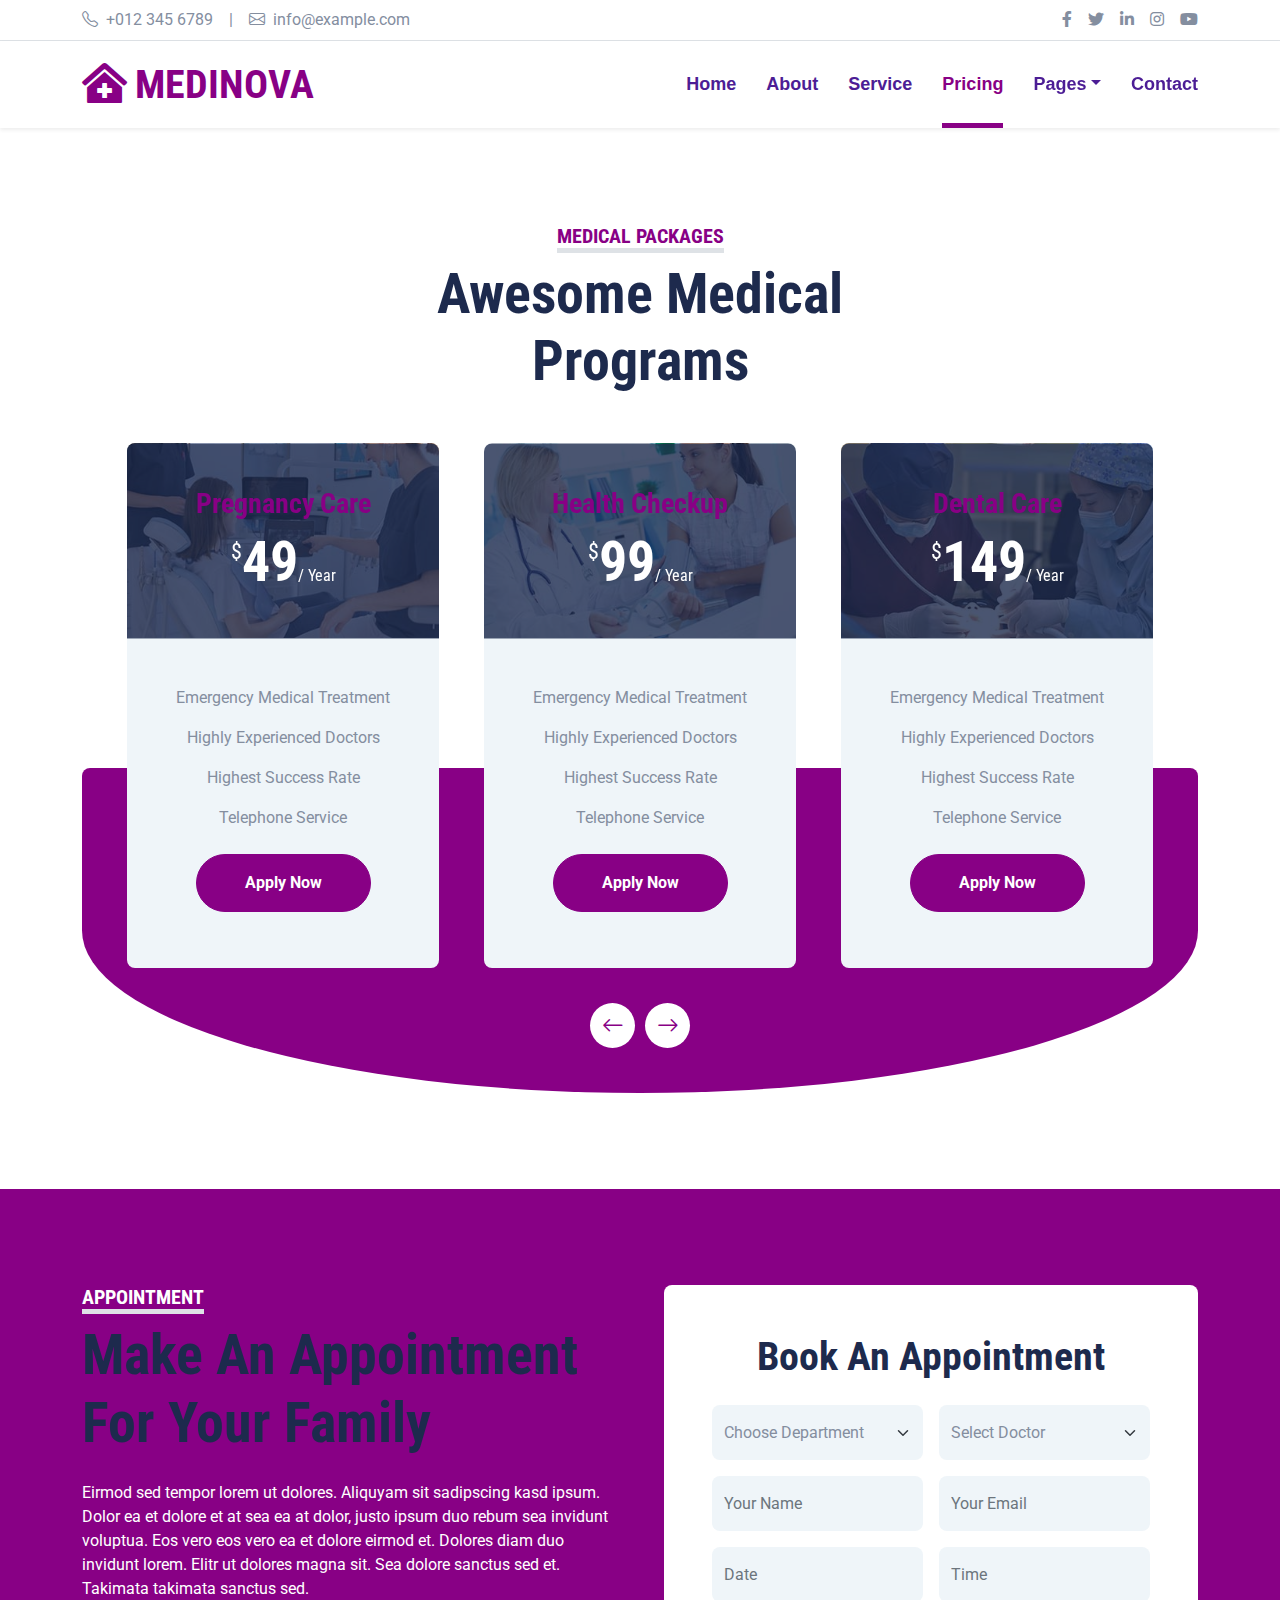
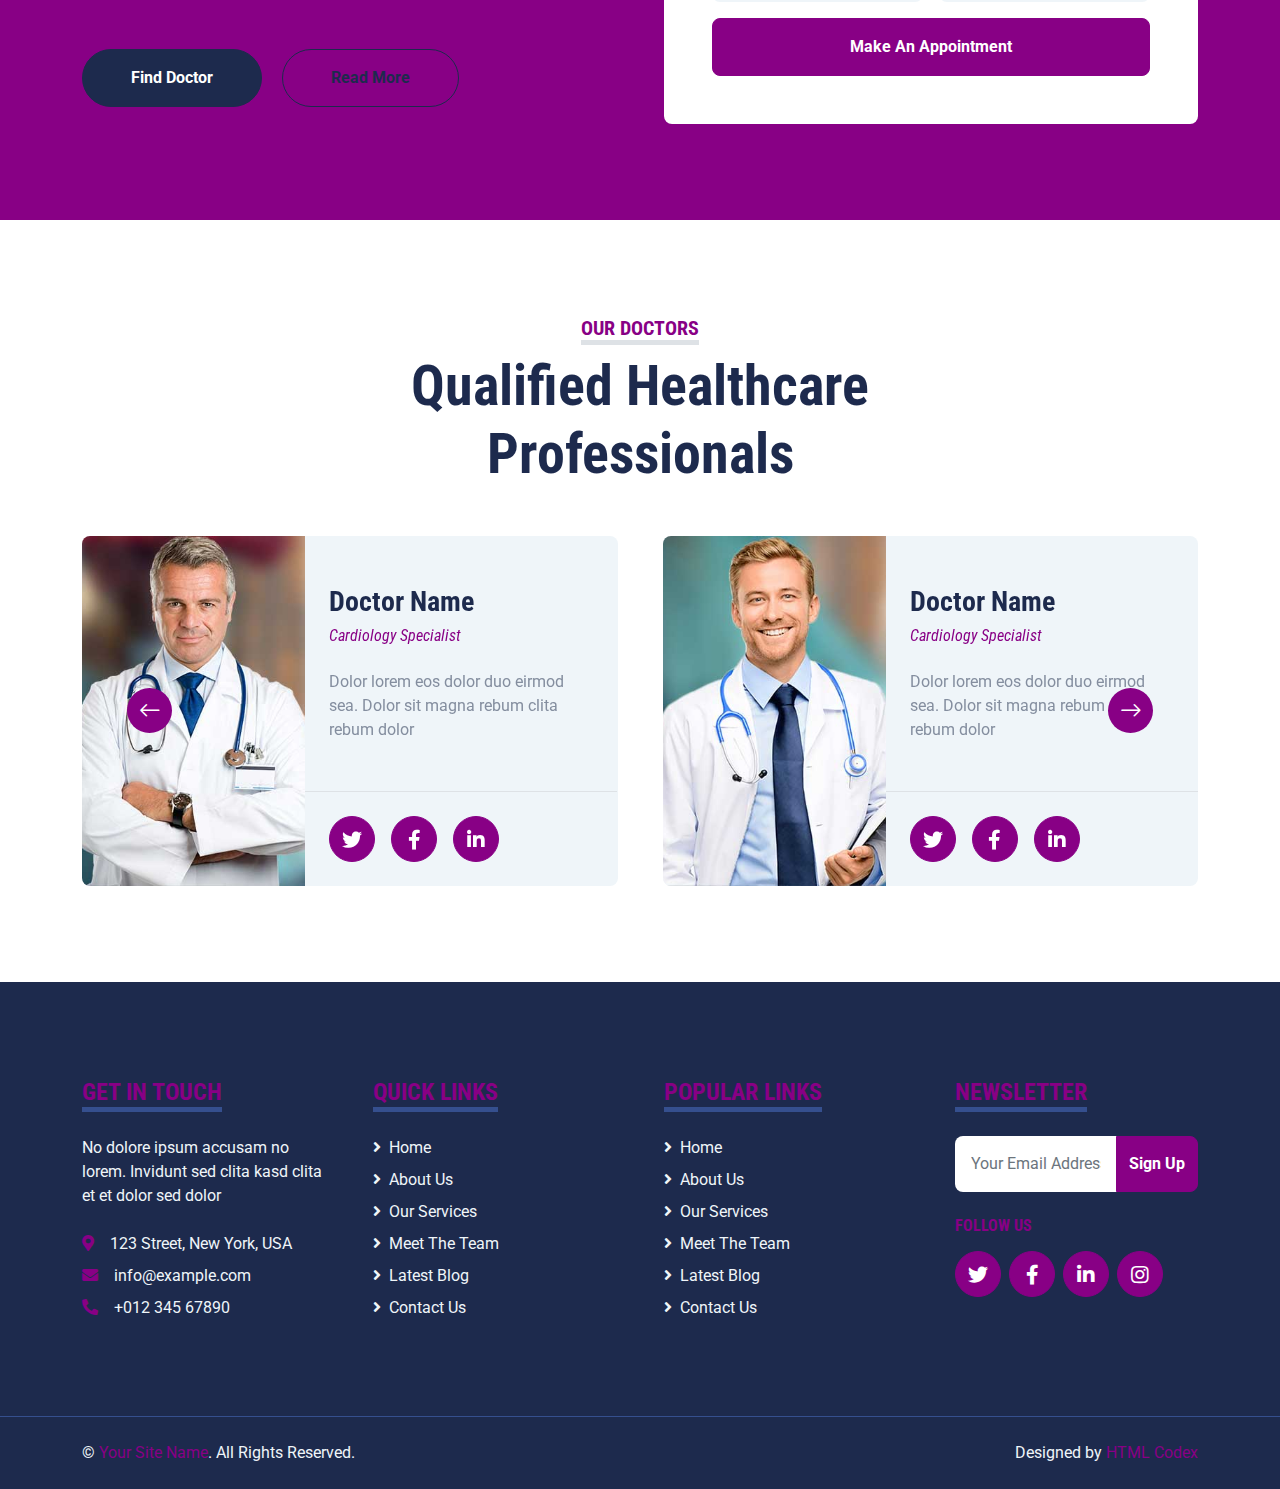
<file: price.html>
<!DOCTYPE html>
<html lang="en">

<head>
    <meta charset="utf-8">
    <title>MEDINOVA - Hospital Website Template</title>
    <meta content="width=device-width, initial-scale=1.0" name="viewport">
    <meta content="Free HTML Templates" name="keywords">
    <meta content="Free HTML Templates" name="description">

    <!-- Favicon -->
    <link href="img/favicon.ico" rel="icon">

    <!-- Google Web Fonts -->
    <link rel="preconnect" href="https://fonts.gstatic.com">
    <link href="https://fonts.googleapis.com/css2?family=Roboto+Condensed:wght@400;700&family=Roboto:wght@400;700&display=swap" rel="stylesheet">  

    <!-- Icon Font Stylesheet -->
    <link href="https://cdnjs.cloudflare.com/ajax/libs/font-awesome/5.15.0/css/all.min.css" rel="stylesheet">
    <link href="https://cdn.jsdelivr.net/npm/bootstrap-icons@1.4.1/font/bootstrap-icons.css" rel="stylesheet">

    <!-- Libraries Stylesheet -->
    <link href="lib/owlcarousel/assets/owl.carousel.min.css" rel="stylesheet">
    <link href="lib/tempusdominus/css/tempusdominus-bootstrap-4.min.css" rel="stylesheet" />

    <!-- Customized Bootstrap Stylesheet -->
    <link href="css/bootstrap.min.css" rel="stylesheet">

    <!-- Template Stylesheet -->
    <link href="css/style.css" rel="stylesheet">
</head>

<body>
    <!-- Topbar Start -->
    <div class="container-fluid py-2 border-bottom d-none d-lg-block">
        <div class="container">
            <div class="row">
                <div class="col-md-6 text-center text-lg-start mb-2 mb-lg-0">
                    <div class="d-inline-flex align-items-center">
                        <a class="text-decoration-none text-body pe-3" href=""><i class="bi bi-telephone me-2"></i>+012 345 6789</a>
                        <span class="text-body">|</span>
                        <a class="text-decoration-none text-body px-3" href=""><i class="bi bi-envelope me-2"></i>info@example.com</a>
                    </div>
                </div>
                <div class="col-md-6 text-center text-lg-end">
                    <div class="d-inline-flex align-items-center">
                        <a class="text-body px-2" href="">
                            <i class="fab fa-facebook-f"></i>
                        </a>
                        <a class="text-body px-2" href="">
                            <i class="fab fa-twitter"></i>
                        </a>
                        <a class="text-body px-2" href="">
                            <i class="fab fa-linkedin-in"></i>
                        </a>
                        <a class="text-body px-2" href="">
                            <i class="fab fa-instagram"></i>
                        </a>
                        <a class="text-body ps-2" href="">
                            <i class="fab fa-youtube"></i>
                        </a>
                    </div>
                </div>
            </div>
        </div>
    </div>
    <!-- Topbar End -->


    <!-- Navbar Start -->
    <div class="container-fluid sticky-top bg-white shadow-sm mb-5">
        <div class="container">
            <nav class="navbar navbar-expand-lg bg-white navbar-light py-3 py-lg-0">
                <a href="index.html" class="navbar-brand">
                    <h1 class="m-0 text-uppercase text-primary"><i class="fa fa-clinic-medical me-2"></i>Medinova</h1>
                </a>
                <button class="navbar-toggler" type="button" data-bs-toggle="collapse" data-bs-target="#navbarCollapse">
                    <span class="navbar-toggler-icon"></span>
                </button>
                <div class="collapse navbar-collapse" id="navbarCollapse">
                    <div class="navbar-nav ms-auto py-0">
                        <a href="index.html" class="nav-item nav-link">Home</a>
                        <a href="about.html" class="nav-item nav-link">About</a>
                        <a href="service.html" class="nav-item nav-link">Service</a>
                        <a href="price.html" class="nav-item nav-link active">Pricing</a>
                        <div class="nav-item dropdown">
                            <a href="#" class="nav-link dropdown-toggle" data-bs-toggle="dropdown">Pages</a>
                            <div class="dropdown-menu m-0">
                                <a href="blog.html" class="dropdown-item">Blog Grid</a>
                                <a href="detail.html" class="dropdown-item">Blog Detail</a>
                                <a href="team.html" class="dropdown-item">The Team</a>
                                <a href="testimonial.html" class="dropdown-item">Testimonial</a>
                                <a href="appointment.html" class="dropdown-item">Appointment</a>
                                <a href="search.html" class="dropdown-item">Search</a>
                            </div>
                        </div>
                        <a href="contact.html" class="nav-item nav-link">Contact</a>
                    </div>
                </div>
            </nav>
        </div>
    </div>
    <!-- Navbar End -->


    <!-- Pricing Plan Start -->
    <div class="container-fluid py-5">
        <div class="container">
            <div class="text-center mx-auto mb-5" style="max-width: 500px;">
                <h5 class="d-inline-block text-primary text-uppercase border-bottom border-5">Medical Packages</h5>
                <h1 class="display-4">Awesome Medical Programs</h1>
            </div>
            <div class="owl-carousel price-carousel position-relative" style="padding: 0 45px 45px 45px;">
                <div class="bg-light rounded text-center">
                    <div class="position-relative">
                        <img class="img-fluid rounded-top" src="img/price-1.jpg" alt="">
                        <div class="position-absolute w-100 h-100 top-50 start-50 translate-middle rounded-top d-flex flex-column align-items-center justify-content-center" style="background: rgba(29, 42, 77, .8);">
                            <h3 class="text-primary">Pregnancy Care</h3>
                            <h1 class="display-4 text-white mb-0">
                                <small class="align-top fw-normal" style="font-size: 22px; line-height: 45px;">$</small>49<small class="align-bottom fw-normal" style="font-size: 16px; line-height: 40px;">/ Year</small>
                            </h1>
                        </div>
                    </div>
                    <div class="text-center py-5">
                        <p>Emergency Medical Treatment</p>
                        <p>Highly Experienced Doctors</p>
                        <p>Highest Success Rate</p>
                        <p>Telephone Service</p>
                        <a href="" class="btn btn-primary rounded-pill py-3 px-5 my-2">Apply Now</a>
                    </div>
                </div>
                <div class="bg-light rounded text-center">
                    <div class="position-relative">
                        <img class="img-fluid rounded-top" src="img/price-2.jpg" alt="">
                        <div class="position-absolute w-100 h-100 top-50 start-50 translate-middle rounded-top d-flex flex-column align-items-center justify-content-center" style="background: rgba(29, 42, 77, .8);">
                            <h3 class="text-primary">Health Checkup</h3>
                            <h1 class="display-4 text-white mb-0">
                                <small class="align-top fw-normal" style="font-size: 22px; line-height: 45px;">$</small>99<small class="align-bottom fw-normal" style="font-size: 16px; line-height: 40px;">/ Year</small>
                            </h1>
                        </div>
                    </div>
                    <div class="text-center py-5">
                        <p>Emergency Medical Treatment</p>
                        <p>Highly Experienced Doctors</p>
                        <p>Highest Success Rate</p>
                        <p>Telephone Service</p>
                        <a href="" class="btn btn-primary rounded-pill py-3 px-5 my-2">Apply Now</a>
                    </div>
                </div>
                <div class="bg-light rounded text-center">
                    <div class="position-relative">
                        <img class="img-fluid rounded-top" src="img/price-3.jpg" alt="">
                        <div class="position-absolute w-100 h-100 top-50 start-50 translate-middle rounded-top d-flex flex-column align-items-center justify-content-center" style="background: rgba(29, 42, 77, .8);">
                            <h3 class="text-primary">Dental Care</h3>
                            <h1 class="display-4 text-white mb-0">
                                <small class="align-top fw-normal" style="font-size: 22px; line-height: 45px;">$</small>149<small class="align-bottom fw-normal" style="font-size: 16px; line-height: 40px;">/ Year</small>
                            </h1>
                        </div>
                    </div>
                    <div class="text-center py-5">
                        <p>Emergency Medical Treatment</p>
                        <p>Highly Experienced Doctors</p>
                        <p>Highest Success Rate</p>
                        <p>Telephone Service</p>
                        <a href="" class="btn btn-primary rounded-pill py-3 px-5 my-2">Apply Now</a>
                    </div>
                </div>
                <div class="bg-light rounded text-center">
                    <div class="position-relative">
                        <img class="img-fluid rounded-top" src="img/price-4.jpg" alt="">
                        <div class="position-absolute w-100 h-100 top-50 start-50 translate-middle rounded-top d-flex flex-column align-items-center justify-content-center" style="background: rgba(29, 42, 77, .8);">
                            <h3 class="text-primary">Operation & Surgery</h3>
                            <h1 class="display-4 text-white mb-0">
                                <small class="align-top fw-normal" style="font-size: 22px; line-height: 45px;">$</small>199<small class="align-bottom fw-normal" style="font-size: 16px; line-height: 40px;">/ Year</small>
                            </h1>
                        </div>
                    </div>
                    <div class="text-center py-5">
                        <p>Emergency Medical Treatment</p>
                        <p>Highly Experienced Doctors</p>
                        <p>Highest Success Rate</p>
                        <p>Telephone Service</p>
                        <a href="" class="btn btn-primary rounded-pill py-3 px-5 my-2">Apply Now</a>
                    </div>
                </div>
            </div>
        </div>
    </div>
    <!-- Pricing Plan End -->


    <!-- Appointment Start -->
    <div class="container-fluid bg-primary my-5 py-5">
        <div class="container py-5">
            <div class="row gx-5">
                <div class="col-lg-6 mb-5 mb-lg-0">
                    <div class="mb-4">
                        <h5 class="d-inline-block text-white text-uppercase border-bottom border-5">Appointment</h5>
                        <h1 class="display-4">Make An Appointment For Your Family</h1>
                    </div>
                    <p class="text-white mb-5">Eirmod sed tempor lorem ut dolores. Aliquyam sit sadipscing kasd ipsum. Dolor ea et dolore et at sea ea at dolor, justo ipsum duo rebum sea invidunt voluptua. Eos vero eos vero ea et dolore eirmod et. Dolores diam duo invidunt lorem. Elitr ut dolores magna sit. Sea dolore sanctus sed et. Takimata takimata sanctus sed.</p>
                    <a class="btn btn-dark rounded-pill py-3 px-5 me-3" href="">Find Doctor</a>
                    <a class="btn btn-outline-dark rounded-pill py-3 px-5" href="">Read More</a>
                </div>
                <div class="col-lg-6">
                    <div class="bg-white text-center rounded p-5">
                        <h1 class="mb-4">Book An Appointment</h1>
                        <form>
                            <div class="row g-3">
                                <div class="col-12 col-sm-6">
                                    <select class="form-select bg-light border-0" style="height: 55px;">
                                        <option selected>Choose Department</option>
                                        <option value="1">Department 1</option>
                                        <option value="2">Department 2</option>
                                        <option value="3">Department 3</option>
                                    </select>
                                </div>
                                <div class="col-12 col-sm-6">
                                    <select class="form-select bg-light border-0" style="height: 55px;">
                                        <option selected>Select Doctor</option>
                                        <option value="1">Doctor 1</option>
                                        <option value="2">Doctor 2</option>
                                        <option value="3">Doctor 3</option>
                                    </select>
                                </div>
                                <div class="col-12 col-sm-6">
                                    <input type="text" class="form-control bg-light border-0" placeholder="Your Name" style="height: 55px;">
                                </div>
                                <div class="col-12 col-sm-6">
                                    <input type="email" class="form-control bg-light border-0" placeholder="Your Email" style="height: 55px;">
                                </div>
                                <div class="col-12 col-sm-6">
                                    <div class="date" id="date" data-target-input="nearest">
                                        <input type="text"
                                            class="form-control bg-light border-0 datetimepicker-input"
                                            placeholder="Date" data-target="#date" data-toggle="datetimepicker" style="height: 55px;">
                                    </div>
                                </div>
                                <div class="col-12 col-sm-6">
                                    <div class="time" id="time" data-target-input="nearest">
                                        <input type="text"
                                            class="form-control bg-light border-0 datetimepicker-input"
                                            placeholder="Time" data-target="#time" data-toggle="datetimepicker" style="height: 55px;">
                                    </div>
                                </div>
                                <div class="col-12">
                                    <button class="btn btn-primary w-100 py-3" type="submit">Make An Appointment</button>
                                </div>
                            </div>
                        </form>
                    </div>
                </div>
            </div>
        </div>
    </div>
    <!-- Appointment End -->


    <!-- Team Start -->
    <div class="container-fluid py-5">
        <div class="container">
            <div class="text-center mx-auto mb-5" style="max-width: 500px;">
                <h5 class="d-inline-block text-primary text-uppercase border-bottom border-5">Our Doctors</h5>
                <h1 class="display-4">Qualified Healthcare Professionals</h1>
            </div>
            <div class="owl-carousel team-carousel position-relative">
                <div class="team-item">
                    <div class="row g-0 bg-light rounded overflow-hidden">
                        <div class="col-12 col-sm-5 h-100">
                            <img class="img-fluid h-100" src="img/team-1.jpg" style="object-fit: cover;">
                        </div>
                        <div class="col-12 col-sm-7 h-100 d-flex flex-column">
                            <div class="mt-auto p-4">
                                <h3>Doctor Name</h3>
                                <h6 class="fw-normal fst-italic text-primary mb-4">Cardiology Specialist</h6>
                                <p class="m-0">Dolor lorem eos dolor duo eirmod sea. Dolor sit magna rebum clita rebum dolor</p>
                            </div>
                            <div class="d-flex mt-auto border-top p-4">
                                <a class="btn btn-lg btn-primary btn-lg-square rounded-circle me-3" href="#"><i class="fab fa-twitter"></i></a>
                                <a class="btn btn-lg btn-primary btn-lg-square rounded-circle me-3" href="#"><i class="fab fa-facebook-f"></i></a>
                                <a class="btn btn-lg btn-primary btn-lg-square rounded-circle" href="#"><i class="fab fa-linkedin-in"></i></a>
                            </div>
                        </div>
                    </div>
                </div>
                <div class="team-item">
                    <div class="row g-0 bg-light rounded overflow-hidden">
                        <div class="col-12 col-sm-5 h-100">
                            <img class="img-fluid h-100" src="img/team-2.jpg" style="object-fit: cover;">
                        </div>
                        <div class="col-12 col-sm-7 h-100 d-flex flex-column">
                            <div class="mt-auto p-4">
                                <h3>Doctor Name</h3>
                                <h6 class="fw-normal fst-italic text-primary mb-4">Cardiology Specialist</h6>
                                <p class="m-0">Dolor lorem eos dolor duo eirmod sea. Dolor sit magna rebum clita rebum dolor</p>
                            </div>
                            <div class="d-flex mt-auto border-top p-4">
                                <a class="btn btn-lg btn-primary btn-lg-square rounded-circle me-3" href="#"><i class="fab fa-twitter"></i></a>
                                <a class="btn btn-lg btn-primary btn-lg-square rounded-circle me-3" href="#"><i class="fab fa-facebook-f"></i></a>
                                <a class="btn btn-lg btn-primary btn-lg-square rounded-circle" href="#"><i class="fab fa-linkedin-in"></i></a>
                            </div>
                        </div>
                    </div>
                </div>
                <div class="team-item">
                    <div class="row g-0 bg-light rounded overflow-hidden">
                        <div class="col-12 col-sm-5 h-100">
                            <img class="img-fluid h-100" src="img/team-3.jpg" style="object-fit: cover;">
                        </div>
                        <div class="col-12 col-sm-7 h-100 d-flex flex-column">
                            <div class="mt-auto p-4">
                                <h3>Doctor Name</h3>
                                <h6 class="fw-normal fst-italic text-primary mb-4">Cardiology Specialist</h6>
                                <p class="m-0">Dolor lorem eos dolor duo eirmod sea. Dolor sit magna rebum clita rebum dolor</p>
                            </div>
                            <div class="d-flex mt-auto border-top p-4">
                                <a class="btn btn-lg btn-primary btn-lg-square rounded-circle me-3" href="#"><i class="fab fa-twitter"></i></a>
                                <a class="btn btn-lg btn-primary btn-lg-square rounded-circle me-3" href="#"><i class="fab fa-facebook-f"></i></a>
                                <a class="btn btn-lg btn-primary btn-lg-square rounded-circle" href="#"><i class="fab fa-linkedin-in"></i></a>
                            </div>
                        </div>
                    </div>
                </div>
            </div>
        </div>
    </div>
    <!-- Team End -->


    <!-- Footer Start -->
    <div class="container-fluid bg-dark text-light mt-5 py-5">
        <div class="container py-5">
            <div class="row g-5">
                <div class="col-lg-3 col-md-6">
                    <h4 class="d-inline-block text-primary text-uppercase border-bottom border-5 border-secondary mb-4">Get In Touch</h4>
                    <p class="mb-4">No dolore ipsum accusam no lorem. Invidunt sed clita kasd clita et et dolor sed dolor</p>
                    <p class="mb-2"><i class="fa fa-map-marker-alt text-primary me-3"></i>123 Street, New York, USA</p>
                    <p class="mb-2"><i class="fa fa-envelope text-primary me-3"></i>info@example.com</p>
                    <p class="mb-0"><i class="fa fa-phone-alt text-primary me-3"></i>+012 345 67890</p>
                </div>
                <div class="col-lg-3 col-md-6">
                    <h4 class="d-inline-block text-primary text-uppercase border-bottom border-5 border-secondary mb-4">Quick Links</h4>
                    <div class="d-flex flex-column justify-content-start">
                        <a class="text-light mb-2" href="#"><i class="fa fa-angle-right me-2"></i>Home</a>
                        <a class="text-light mb-2" href="#"><i class="fa fa-angle-right me-2"></i>About Us</a>
                        <a class="text-light mb-2" href="#"><i class="fa fa-angle-right me-2"></i>Our Services</a>
                        <a class="text-light mb-2" href="#"><i class="fa fa-angle-right me-2"></i>Meet The Team</a>
                        <a class="text-light mb-2" href="#"><i class="fa fa-angle-right me-2"></i>Latest Blog</a>
                        <a class="text-light" href="#"><i class="fa fa-angle-right me-2"></i>Contact Us</a>
                    </div>
                </div>
                <div class="col-lg-3 col-md-6">
                    <h4 class="d-inline-block text-primary text-uppercase border-bottom border-5 border-secondary mb-4">Popular Links</h4>
                    <div class="d-flex flex-column justify-content-start">
                        <a class="text-light mb-2" href="#"><i class="fa fa-angle-right me-2"></i>Home</a>
                        <a class="text-light mb-2" href="#"><i class="fa fa-angle-right me-2"></i>About Us</a>
                        <a class="text-light mb-2" href="#"><i class="fa fa-angle-right me-2"></i>Our Services</a>
                        <a class="text-light mb-2" href="#"><i class="fa fa-angle-right me-2"></i>Meet The Team</a>
                        <a class="text-light mb-2" href="#"><i class="fa fa-angle-right me-2"></i>Latest Blog</a>
                        <a class="text-light" href="#"><i class="fa fa-angle-right me-2"></i>Contact Us</a>
                    </div>
                </div>
                <div class="col-lg-3 col-md-6">
                    <h4 class="d-inline-block text-primary text-uppercase border-bottom border-5 border-secondary mb-4">Newsletter</h4>
                    <form action="">
                        <div class="input-group">
                            <input type="text" class="form-control p-3 border-0" placeholder="Your Email Address">
                            <button class="btn btn-primary">Sign Up</button>
                        </div>
                    </form>
                    <h6 class="text-primary text-uppercase mt-4 mb-3">Follow Us</h6>
                    <div class="d-flex">
                        <a class="btn btn-lg btn-primary btn-lg-square rounded-circle me-2" href="#"><i class="fab fa-twitter"></i></a>
                        <a class="btn btn-lg btn-primary btn-lg-square rounded-circle me-2" href="#"><i class="fab fa-facebook-f"></i></a>
                        <a class="btn btn-lg btn-primary btn-lg-square rounded-circle me-2" href="#"><i class="fab fa-linkedin-in"></i></a>
                        <a class="btn btn-lg btn-primary btn-lg-square rounded-circle" href="#"><i class="fab fa-instagram"></i></a>
                    </div>
                </div>
            </div>
        </div>
    </div>
    <div class="container-fluid bg-dark text-light border-top border-secondary py-4">
        <div class="container">
            <div class="row g-5">
                <div class="col-md-6 text-center text-md-start">
                    <p class="mb-md-0">&copy; <a class="text-primary" href="#">Your Site Name</a>. All Rights Reserved.</p>
                </div>
                <div class="col-md-6 text-center text-md-end">
                    <p class="mb-0">Designed by <a class="text-primary" href="https://htmlcodex.com">HTML Codex</a></p>
                </div>
            </div>
        </div>
    </div>
    <!-- Footer End -->


    <!-- Back to Top -->
    <a href="#" class="btn btn-lg btn-primary btn-lg-square back-to-top"><i class="bi bi-arrow-up"></i></a>


    <!-- JavaScript Libraries -->
    <script src="https://code.jquery.com/jquery-3.4.1.min.js"></script>
    <script src="https://cdn.jsdelivr.net/npm/bootstrap@5.0.0/dist/js/bootstrap.bundle.min.js"></script>
    <script src="lib/easing/easing.min.js"></script>
    <script src="lib/waypoints/waypoints.min.js"></script>
    <script src="lib/owlcarousel/owl.carousel.min.js"></script>
    <script src="lib/tempusdominus/js/moment.min.js"></script>
    <script src="lib/tempusdominus/js/moment-timezone.min.js"></script>
    <script src="lib/tempusdominus/js/tempusdominus-bootstrap-4.min.js"></script>

    <!-- Template Javascript -->
    <script src="js/main.js"></script>
</body>

</html>
</file>
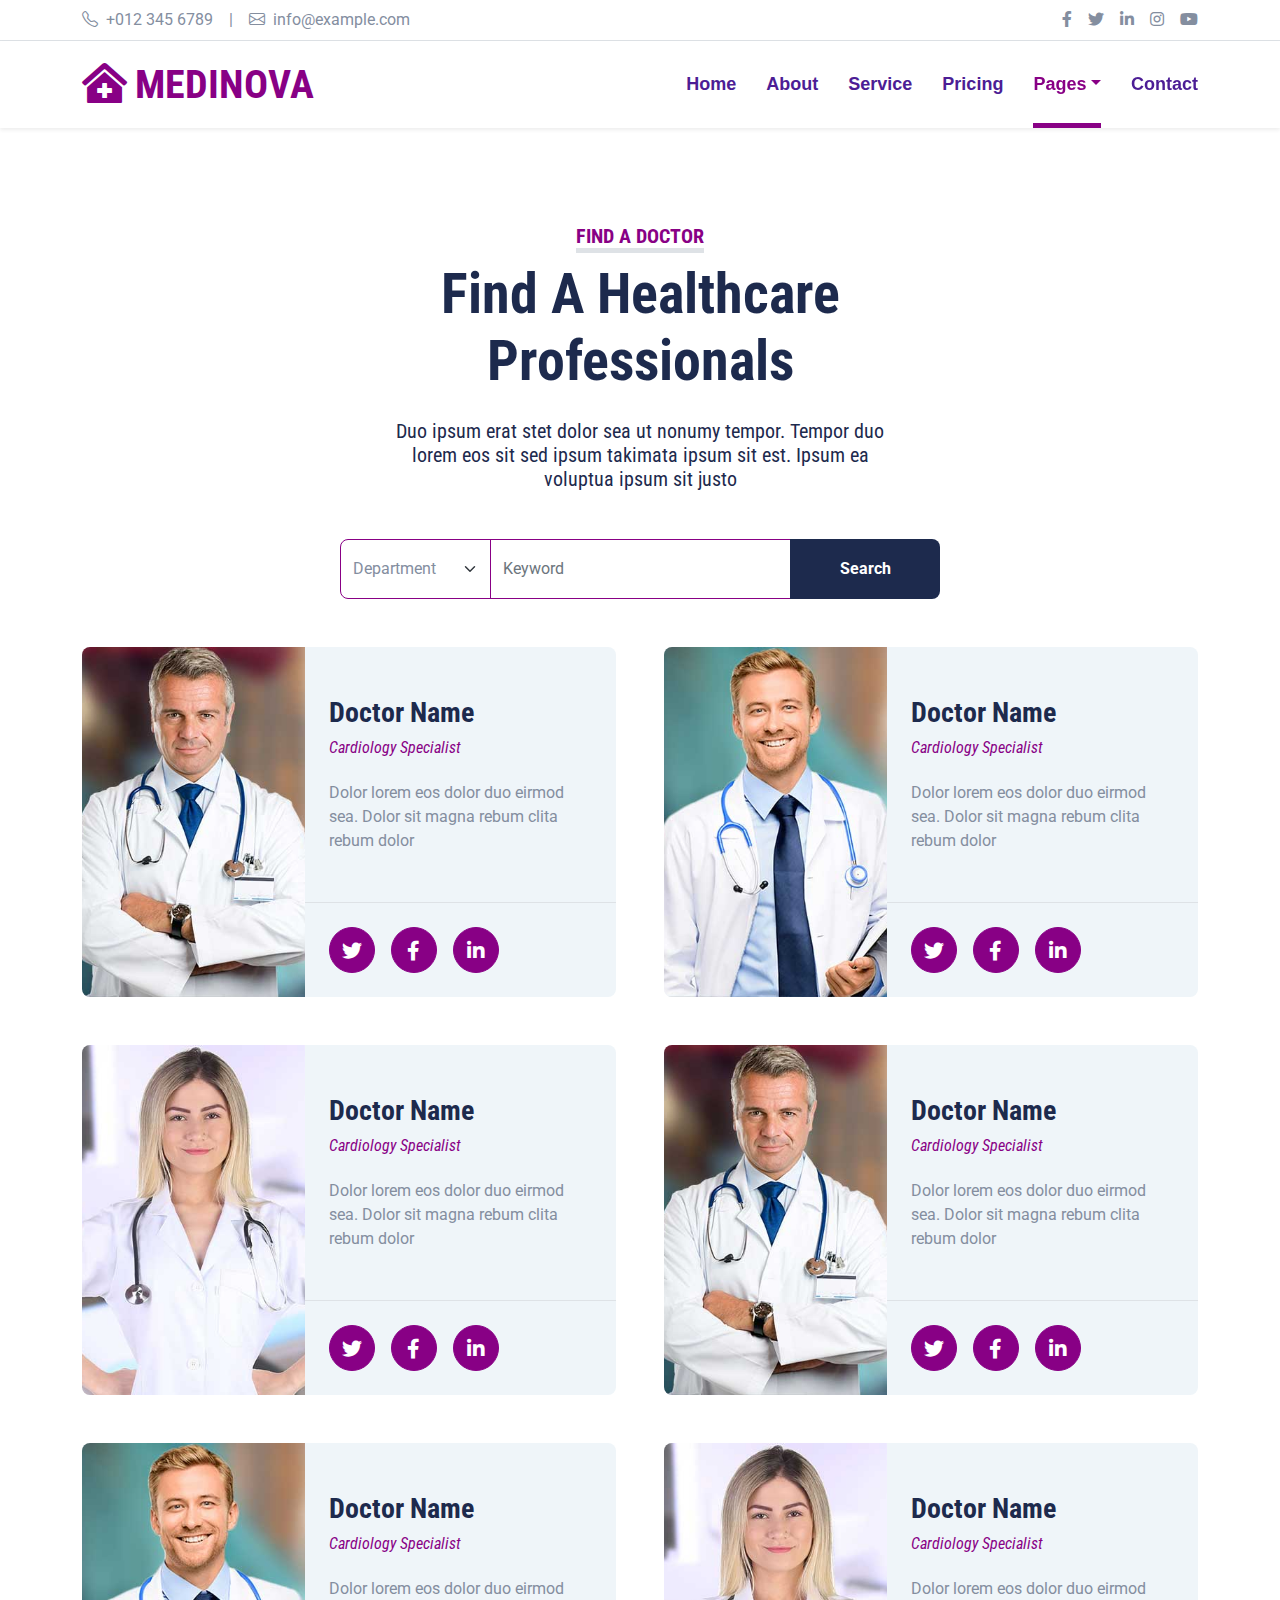
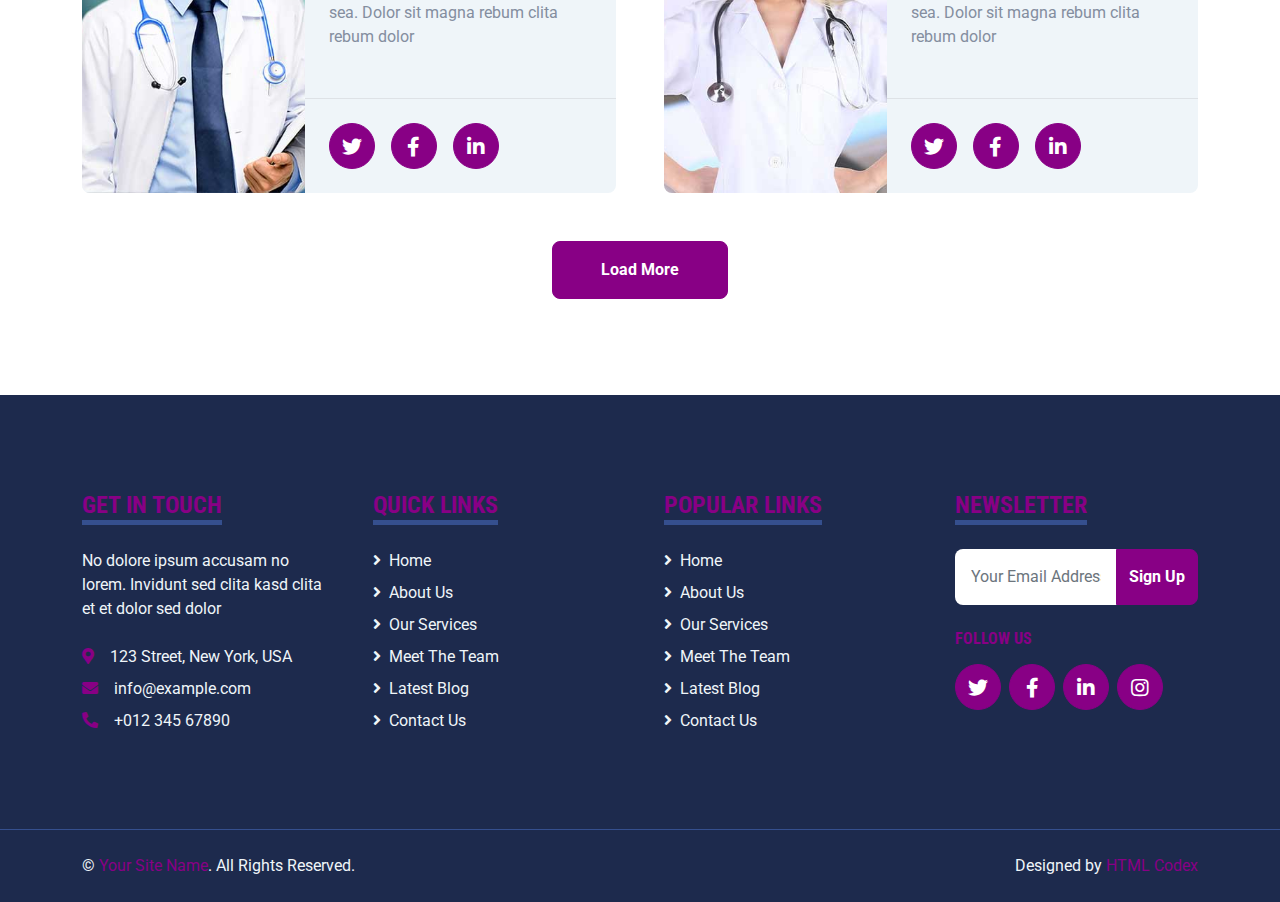
<file: search.html>
<!DOCTYPE html>
<html lang="en">

<head>
    <meta charset="utf-8">
    <title>MEDINOVA - Hospital Website Template</title>
    <meta content="width=device-width, initial-scale=1.0" name="viewport">
    <meta content="Free HTML Templates" name="keywords">
    <meta content="Free HTML Templates" name="description">

    <!-- Favicon -->
    <link href="img/favicon.ico" rel="icon">

    <!-- Google Web Fonts -->
    <link rel="preconnect" href="https://fonts.gstatic.com">
    <link href="https://fonts.googleapis.com/css2?family=Roboto+Condensed:wght@400;700&family=Roboto:wght@400;700&display=swap" rel="stylesheet">  

    <!-- Icon Font Stylesheet -->
    <link href="https://cdnjs.cloudflare.com/ajax/libs/font-awesome/5.15.0/css/all.min.css" rel="stylesheet">
    <link href="https://cdn.jsdelivr.net/npm/bootstrap-icons@1.4.1/font/bootstrap-icons.css" rel="stylesheet">

    <!-- Libraries Stylesheet -->
    <link href="lib/owlcarousel/assets/owl.carousel.min.css" rel="stylesheet">
    <link href="lib/tempusdominus/css/tempusdominus-bootstrap-4.min.css" rel="stylesheet" />

    <!-- Customized Bootstrap Stylesheet -->
    <link href="css/bootstrap.min.css" rel="stylesheet">

    <!-- Template Stylesheet -->
    <link href="css/style.css" rel="stylesheet">
</head>

<body>
    <!-- Topbar Start -->
    <div class="container-fluid py-2 border-bottom d-none d-lg-block">
        <div class="container">
            <div class="row">
                <div class="col-md-6 text-center text-lg-start mb-2 mb-lg-0">
                    <div class="d-inline-flex align-items-center">
                        <a class="text-decoration-none text-body pe-3" href=""><i class="bi bi-telephone me-2"></i>+012 345 6789</a>
                        <span class="text-body">|</span>
                        <a class="text-decoration-none text-body px-3" href=""><i class="bi bi-envelope me-2"></i>info@example.com</a>
                    </div>
                </div>
                <div class="col-md-6 text-center text-lg-end">
                    <div class="d-inline-flex align-items-center">
                        <a class="text-body px-2" href="">
                            <i class="fab fa-facebook-f"></i>
                        </a>
                        <a class="text-body px-2" href="">
                            <i class="fab fa-twitter"></i>
                        </a>
                        <a class="text-body px-2" href="">
                            <i class="fab fa-linkedin-in"></i>
                        </a>
                        <a class="text-body px-2" href="">
                            <i class="fab fa-instagram"></i>
                        </a>
                        <a class="text-body ps-2" href="">
                            <i class="fab fa-youtube"></i>
                        </a>
                    </div>
                </div>
            </div>
        </div>
    </div>
    <!-- Topbar End -->


    <!-- Navbar Start -->
    <div class="container-fluid sticky-top bg-white shadow-sm mb-5">
        <div class="container">
            <nav class="navbar navbar-expand-lg bg-white navbar-light py-3 py-lg-0">
                <a href="index.html" class="navbar-brand">
                    <h1 class="m-0 text-uppercase text-primary"><i class="fa fa-clinic-medical me-2"></i>Medinova</h1>
                </a>
                <button class="navbar-toggler" type="button" data-bs-toggle="collapse" data-bs-target="#navbarCollapse">
                    <span class="navbar-toggler-icon"></span>
                </button>
                <div class="collapse navbar-collapse" id="navbarCollapse">
                    <div class="navbar-nav ms-auto py-0">
                        <a href="index.html" class="nav-item nav-link">Home</a>
                        <a href="about.html" class="nav-item nav-link">About</a>
                        <a href="service.html" class="nav-item nav-link">Service</a>
                        <a href="price.html" class="nav-item nav-link">Pricing</a>
                        <div class="nav-item dropdown">
                            <a href="#" class="nav-link dropdown-toggle active" data-bs-toggle="dropdown">Pages</a>
                            <div class="dropdown-menu m-0">
                                <a href="blog.html" class="dropdown-item">Blog Grid</a>
                                <a href="detail.html" class="dropdown-item">Blog Detail</a>
                                <a href="team.html" class="dropdown-item">The Team</a>
                                <a href="testimonial.html" class="dropdown-item">Testimonial</a>
                                <a href="appointment.html" class="dropdown-item">Appointment</a>
                                <a href="search.html" class="dropdown-item active">Search</a>
                            </div>
                        </div>
                        <a href="contact.html" class="nav-item nav-link">Contact</a>
                    </div>
                </div>
            </nav>
        </div>
    </div>
    <!-- Navbar End -->


    <!-- Search Start -->
    <div class="container-fluid pt-5">
        <div class="container">
            <div class="text-center mx-auto mb-5" style="max-width: 500px;">
                <h5 class="d-inline-block text-primary text-uppercase border-bottom border-5">Find A Doctor</h5>
                <h1 class="display-4 mb-4">Find A Healthcare Professionals</h1>
                <h5 class="fw-normal">Duo ipsum erat stet dolor sea ut nonumy tempor. Tempor duo lorem eos sit sed ipsum takimata ipsum sit est. Ipsum ea voluptua ipsum sit justo</h5>
            </div>
            <div class="mx-auto" style="width: 100%; max-width: 600px;">
                <div class="input-group">
                    <select class="form-select border-primary w-25" style="height: 60px;">
                        <option selected>Department</option>
                        <option value="1">Department 1</option>
                        <option value="2">Department 2</option>
                        <option value="3">Department 3</option>
                    </select>
                    <input type="text" class="form-control border-primary w-50" placeholder="Keyword">
                    <button class="btn btn-dark border-0 w-25">Search</button>
                </div>
            </div>
        </div>
    </div>
    <!-- Search End -->


    <!-- Search Result Start -->
    <div class="container-fluid py-5">
        <div class="container">
            <div class="row g-5">
                <div class="col-lg-6 team-item">
                    <div class="row g-0 bg-light rounded overflow-hidden">
                        <div class="col-12 col-sm-5 h-100">
                            <img class="img-fluid h-100" src="img/team-1.jpg" style="object-fit: cover;">
                        </div>
                        <div class="col-12 col-sm-7 h-100 d-flex flex-column">
                            <div class="mt-auto p-4">
                                <h3>Doctor Name</h3>
                                <h6 class="fw-normal fst-italic text-primary mb-4">Cardiology Specialist</h6>
                                <p class="m-0">Dolor lorem eos dolor duo eirmod sea. Dolor sit magna rebum clita rebum dolor</p>
                            </div>
                            <div class="d-flex mt-auto border-top p-4">
                                <a class="btn btn-lg btn-primary btn-lg-square rounded-circle me-3" href="#"><i class="fab fa-twitter"></i></a>
                                <a class="btn btn-lg btn-primary btn-lg-square rounded-circle me-3" href="#"><i class="fab fa-facebook-f"></i></a>
                                <a class="btn btn-lg btn-primary btn-lg-square rounded-circle" href="#"><i class="fab fa-linkedin-in"></i></a>
                            </div>
                        </div>
                    </div>
                </div>
                <div class="col-lg-6 team-item">
                    <div class="row g-0 bg-light rounded overflow-hidden">
                        <div class="col-12 col-sm-5 h-100">
                            <img class="img-fluid h-100" src="img/team-2.jpg" style="object-fit: cover;">
                        </div>
                        <div class="col-12 col-sm-7 h-100 d-flex flex-column">
                            <div class="mt-auto p-4">
                                <h3>Doctor Name</h3>
                                <h6 class="fw-normal fst-italic text-primary mb-4">Cardiology Specialist</h6>
                                <p class="m-0">Dolor lorem eos dolor duo eirmod sea. Dolor sit magna rebum clita rebum dolor</p>
                            </div>
                            <div class="d-flex mt-auto border-top p-4">
                                <a class="btn btn-lg btn-primary btn-lg-square rounded-circle me-3" href="#"><i class="fab fa-twitter"></i></a>
                                <a class="btn btn-lg btn-primary btn-lg-square rounded-circle me-3" href="#"><i class="fab fa-facebook-f"></i></a>
                                <a class="btn btn-lg btn-primary btn-lg-square rounded-circle" href="#"><i class="fab fa-linkedin-in"></i></a>
                            </div>
                        </div>
                    </div>
                </div>
                <div class="col-lg-6 team-item">
                    <div class="row g-0 bg-light rounded overflow-hidden">
                        <div class="col-12 col-sm-5 h-100">
                            <img class="img-fluid h-100" src="img/team-3.jpg" style="object-fit: cover;">
                        </div>
                        <div class="col-12 col-sm-7 h-100 d-flex flex-column">
                            <div class="mt-auto p-4">
                                <h3>Doctor Name</h3>
                                <h6 class="fw-normal fst-italic text-primary mb-4">Cardiology Specialist</h6>
                                <p class="m-0">Dolor lorem eos dolor duo eirmod sea. Dolor sit magna rebum clita rebum dolor</p>
                            </div>
                            <div class="d-flex mt-auto border-top p-4">
                                <a class="btn btn-lg btn-primary btn-lg-square rounded-circle me-3" href="#"><i class="fab fa-twitter"></i></a>
                                <a class="btn btn-lg btn-primary btn-lg-square rounded-circle me-3" href="#"><i class="fab fa-facebook-f"></i></a>
                                <a class="btn btn-lg btn-primary btn-lg-square rounded-circle" href="#"><i class="fab fa-linkedin-in"></i></a>
                            </div>
                        </div>
                    </div>
                </div>
                <div class="col-lg-6 team-item">
                    <div class="row g-0 bg-light rounded overflow-hidden">
                        <div class="col-12 col-sm-5 h-100">
                            <img class="img-fluid h-100" src="img/team-1.jpg" style="object-fit: cover;">
                        </div>
                        <div class="col-12 col-sm-7 h-100 d-flex flex-column">
                            <div class="mt-auto p-4">
                                <h3>Doctor Name</h3>
                                <h6 class="fw-normal fst-italic text-primary mb-4">Cardiology Specialist</h6>
                                <p class="m-0">Dolor lorem eos dolor duo eirmod sea. Dolor sit magna rebum clita rebum dolor</p>
                            </div>
                            <div class="d-flex mt-auto border-top p-4">
                                <a class="btn btn-lg btn-primary btn-lg-square rounded-circle me-3" href="#"><i class="fab fa-twitter"></i></a>
                                <a class="btn btn-lg btn-primary btn-lg-square rounded-circle me-3" href="#"><i class="fab fa-facebook-f"></i></a>
                                <a class="btn btn-lg btn-primary btn-lg-square rounded-circle" href="#"><i class="fab fa-linkedin-in"></i></a>
                            </div>
                        </div>
                    </div>
                </div>
                <div class="col-lg-6 team-item">
                    <div class="row g-0 bg-light rounded overflow-hidden">
                        <div class="col-12 col-sm-5 h-100">
                            <img class="img-fluid h-100" src="img/team-2.jpg" style="object-fit: cover;">
                        </div>
                        <div class="col-12 col-sm-7 h-100 d-flex flex-column">
                            <div class="mt-auto p-4">
                                <h3>Doctor Name</h3>
                                <h6 class="fw-normal fst-italic text-primary mb-4">Cardiology Specialist</h6>
                                <p class="m-0">Dolor lorem eos dolor duo eirmod sea. Dolor sit magna rebum clita rebum dolor</p>
                            </div>
                            <div class="d-flex mt-auto border-top p-4">
                                <a class="btn btn-lg btn-primary btn-lg-square rounded-circle me-3" href="#"><i class="fab fa-twitter"></i></a>
                                <a class="btn btn-lg btn-primary btn-lg-square rounded-circle me-3" href="#"><i class="fab fa-facebook-f"></i></a>
                                <a class="btn btn-lg btn-primary btn-lg-square rounded-circle" href="#"><i class="fab fa-linkedin-in"></i></a>
                            </div>
                        </div>
                    </div>
                </div>
                <div class="col-lg-6 team-item">
                    <div class="row g-0 bg-light rounded overflow-hidden">
                        <div class="col-12 col-sm-5 h-100">
                            <img class="img-fluid h-100" src="img/team-3.jpg" style="object-fit: cover;">
                        </div>
                        <div class="col-12 col-sm-7 h-100 d-flex flex-column">
                            <div class="mt-auto p-4">
                                <h3>Doctor Name</h3>
                                <h6 class="fw-normal fst-italic text-primary mb-4">Cardiology Specialist</h6>
                                <p class="m-0">Dolor lorem eos dolor duo eirmod sea. Dolor sit magna rebum clita rebum dolor</p>
                            </div>
                            <div class="d-flex mt-auto border-top p-4">
                                <a class="btn btn-lg btn-primary btn-lg-square rounded-circle me-3" href="#"><i class="fab fa-twitter"></i></a>
                                <a class="btn btn-lg btn-primary btn-lg-square rounded-circle me-3" href="#"><i class="fab fa-facebook-f"></i></a>
                                <a class="btn btn-lg btn-primary btn-lg-square rounded-circle" href="#"><i class="fab fa-linkedin-in"></i></a>
                            </div>
                        </div>
                    </div>
                </div>
                <div class="col-12 text-center">
                    <button class="btn btn-primary py-3 px-5">Load More</button>
                </div>
            </div>
        </div>
    </div>
    <!-- Search Result End -->


    <!-- Footer Start -->
    <div class="container-fluid bg-dark text-light mt-5 py-5">
        <div class="container py-5">
            <div class="row g-5">
                <div class="col-lg-3 col-md-6">
                    <h4 class="d-inline-block text-primary text-uppercase border-bottom border-5 border-secondary mb-4">Get In Touch</h4>
                    <p class="mb-4">No dolore ipsum accusam no lorem. Invidunt sed clita kasd clita et et dolor sed dolor</p>
                    <p class="mb-2"><i class="fa fa-map-marker-alt text-primary me-3"></i>123 Street, New York, USA</p>
                    <p class="mb-2"><i class="fa fa-envelope text-primary me-3"></i>info@example.com</p>
                    <p class="mb-0"><i class="fa fa-phone-alt text-primary me-3"></i>+012 345 67890</p>
                </div>
                <div class="col-lg-3 col-md-6">
                    <h4 class="d-inline-block text-primary text-uppercase border-bottom border-5 border-secondary mb-4">Quick Links</h4>
                    <div class="d-flex flex-column justify-content-start">
                        <a class="text-light mb-2" href="#"><i class="fa fa-angle-right me-2"></i>Home</a>
                        <a class="text-light mb-2" href="#"><i class="fa fa-angle-right me-2"></i>About Us</a>
                        <a class="text-light mb-2" href="#"><i class="fa fa-angle-right me-2"></i>Our Services</a>
                        <a class="text-light mb-2" href="#"><i class="fa fa-angle-right me-2"></i>Meet The Team</a>
                        <a class="text-light mb-2" href="#"><i class="fa fa-angle-right me-2"></i>Latest Blog</a>
                        <a class="text-light" href="#"><i class="fa fa-angle-right me-2"></i>Contact Us</a>
                    </div>
                </div>
                <div class="col-lg-3 col-md-6">
                    <h4 class="d-inline-block text-primary text-uppercase border-bottom border-5 border-secondary mb-4">Popular Links</h4>
                    <div class="d-flex flex-column justify-content-start">
                        <a class="text-light mb-2" href="#"><i class="fa fa-angle-right me-2"></i>Home</a>
                        <a class="text-light mb-2" href="#"><i class="fa fa-angle-right me-2"></i>About Us</a>
                        <a class="text-light mb-2" href="#"><i class="fa fa-angle-right me-2"></i>Our Services</a>
                        <a class="text-light mb-2" href="#"><i class="fa fa-angle-right me-2"></i>Meet The Team</a>
                        <a class="text-light mb-2" href="#"><i class="fa fa-angle-right me-2"></i>Latest Blog</a>
                        <a class="text-light" href="#"><i class="fa fa-angle-right me-2"></i>Contact Us</a>
                    </div>
                </div>
                <div class="col-lg-3 col-md-6">
                    <h4 class="d-inline-block text-primary text-uppercase border-bottom border-5 border-secondary mb-4">Newsletter</h4>
                    <form action="">
                        <div class="input-group">
                            <input type="text" class="form-control p-3 border-0" placeholder="Your Email Address">
                            <button class="btn btn-primary">Sign Up</button>
                        </div>
                    </form>
                    <h6 class="text-primary text-uppercase mt-4 mb-3">Follow Us</h6>
                    <div class="d-flex">
                        <a class="btn btn-lg btn-primary btn-lg-square rounded-circle me-2" href="#"><i class="fab fa-twitter"></i></a>
                        <a class="btn btn-lg btn-primary btn-lg-square rounded-circle me-2" href="#"><i class="fab fa-facebook-f"></i></a>
                        <a class="btn btn-lg btn-primary btn-lg-square rounded-circle me-2" href="#"><i class="fab fa-linkedin-in"></i></a>
                        <a class="btn btn-lg btn-primary btn-lg-square rounded-circle" href="#"><i class="fab fa-instagram"></i></a>
                    </div>
                </div>
            </div>
        </div>
    </div>
    <div class="container-fluid bg-dark text-light border-top border-secondary py-4">
        <div class="container">
            <div class="row g-5">
                <div class="col-md-6 text-center text-md-start">
                    <p class="mb-md-0">&copy; <a class="text-primary" href="#">Your Site Name</a>. All Rights Reserved.</p>
                </div>
                <div class="col-md-6 text-center text-md-end">
                    <p class="mb-0">Designed by <a class="text-primary" href="https://htmlcodex.com">HTML Codex</a></p>
                </div>
            </div>
        </div>
    </div>
    <!-- Footer End -->


    <!-- Back to Top -->
    <a href="#" class="btn btn-lg btn-primary btn-lg-square back-to-top"><i class="bi bi-arrow-up"></i></a>


    <!-- JavaScript Libraries -->
    <script src="https://code.jquery.com/jquery-3.4.1.min.js"></script>
    <script src="https://cdn.jsdelivr.net/npm/bootstrap@5.0.0/dist/js/bootstrap.bundle.min.js"></script>
    <script src="lib/easing/easing.min.js"></script>
    <script src="lib/waypoints/waypoints.min.js"></script>
    <script src="lib/owlcarousel/owl.carousel.min.js"></script>
    <script src="lib/tempusdominus/js/moment.min.js"></script>
    <script src="lib/tempusdominus/js/moment-timezone.min.js"></script>
    <script src="lib/tempusdominus/js/tempusdominus-bootstrap-4.min.js"></script>

    <!-- Template Javascript -->
    <script src="js/main.js"></script>
</body>

</html>
</file>
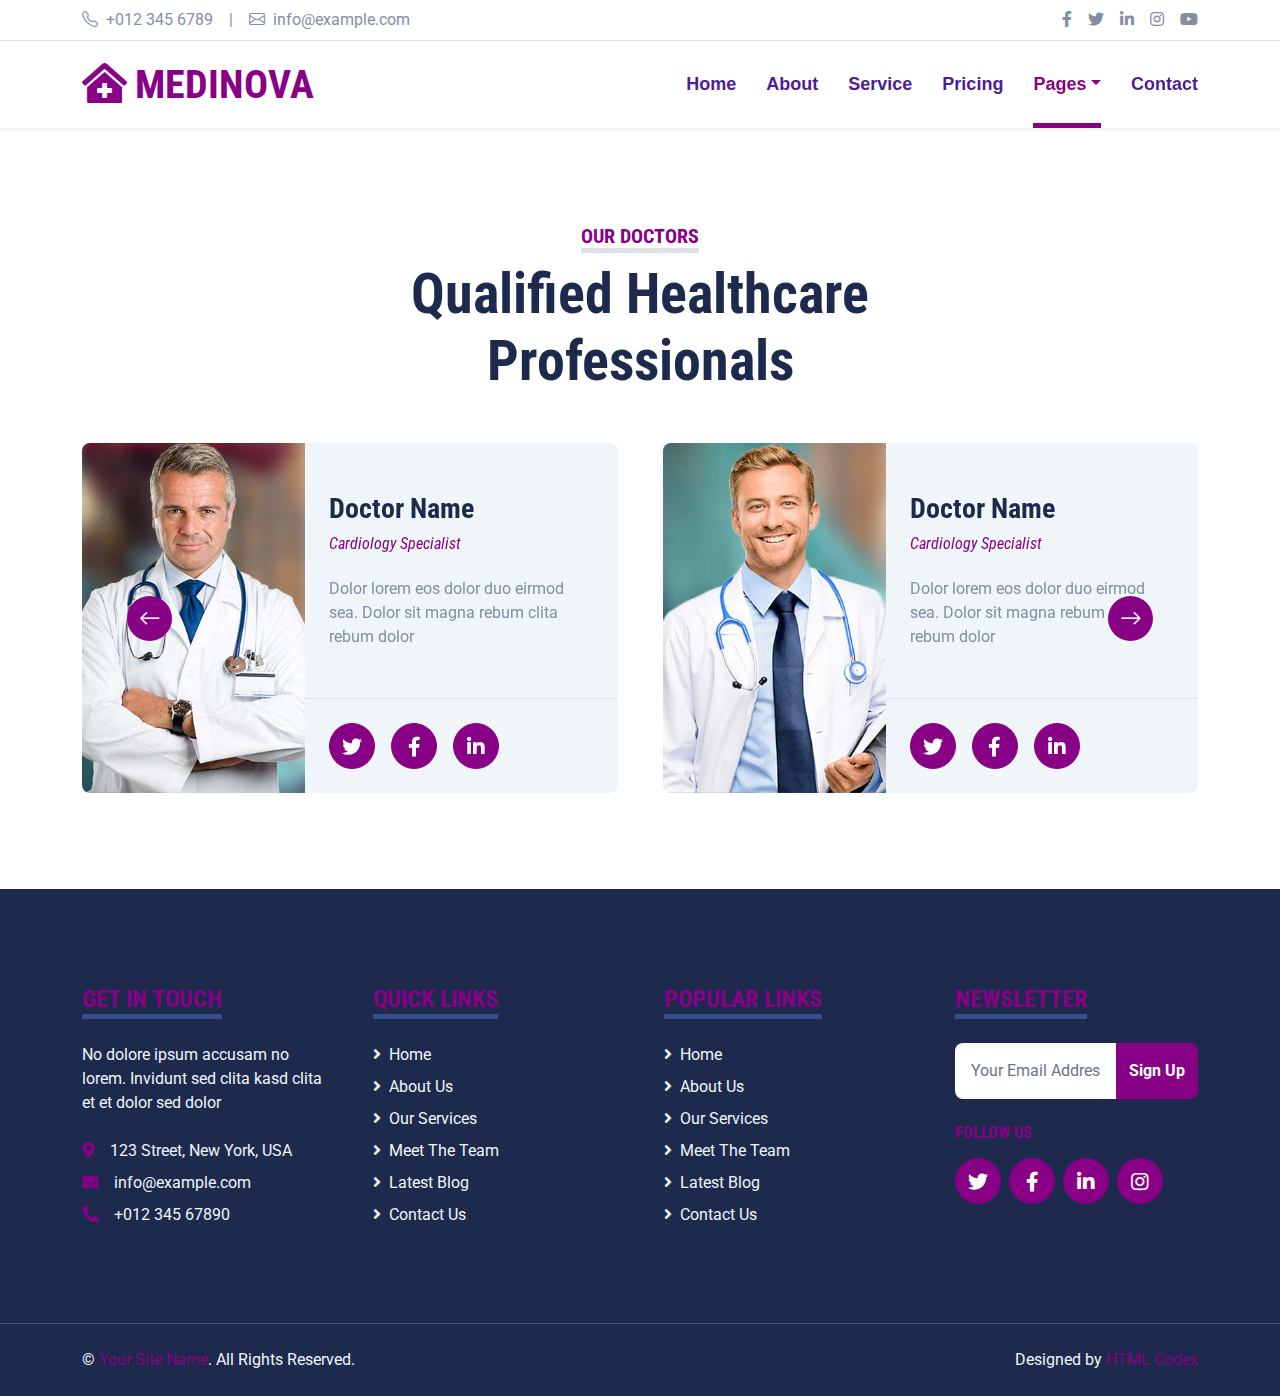
<file: team.html>
<!DOCTYPE html>
<html lang="en">

<head>
    <meta charset="utf-8">
    <title>MEDINOVA - Hospital Website Template</title>
    <meta content="width=device-width, initial-scale=1.0" name="viewport">
    <meta content="Free HTML Templates" name="keywords">
    <meta content="Free HTML Templates" name="description">

    <!-- Favicon -->
    <link href="img/favicon.ico" rel="icon">

    <!-- Google Web Fonts -->
    <link rel="preconnect" href="https://fonts.gstatic.com">
    <link href="https://fonts.googleapis.com/css2?family=Roboto+Condensed:wght@400;700&family=Roboto:wght@400;700&display=swap" rel="stylesheet">  

    <!-- Icon Font Stylesheet -->
    <link href="https://cdnjs.cloudflare.com/ajax/libs/font-awesome/5.15.0/css/all.min.css" rel="stylesheet">
    <link href="https://cdn.jsdelivr.net/npm/bootstrap-icons@1.4.1/font/bootstrap-icons.css" rel="stylesheet">

    <!-- Libraries Stylesheet -->
    <link href="lib/owlcarousel/assets/owl.carousel.min.css" rel="stylesheet">
    <link href="lib/tempusdominus/css/tempusdominus-bootstrap-4.min.css" rel="stylesheet" />

    <!-- Customized Bootstrap Stylesheet -->
    <link href="css/bootstrap.min.css" rel="stylesheet">

    <!-- Template Stylesheet -->
    <link href="css/style.css" rel="stylesheet">
</head>

<body>
    <!-- Topbar Start -->
    <div class="container-fluid py-2 border-bottom d-none d-lg-block">
        <div class="container">
            <div class="row">
                <div class="col-md-6 text-center text-lg-start mb-2 mb-lg-0">
                    <div class="d-inline-flex align-items-center">
                        <a class="text-decoration-none text-body pe-3" href=""><i class="bi bi-telephone me-2"></i>+012 345 6789</a>
                        <span class="text-body">|</span>
                        <a class="text-decoration-none text-body px-3" href=""><i class="bi bi-envelope me-2"></i>info@example.com</a>
                    </div>
                </div>
                <div class="col-md-6 text-center text-lg-end">
                    <div class="d-inline-flex align-items-center">
                        <a class="text-body px-2" href="">
                            <i class="fab fa-facebook-f"></i>
                        </a>
                        <a class="text-body px-2" href="">
                            <i class="fab fa-twitter"></i>
                        </a>
                        <a class="text-body px-2" href="">
                            <i class="fab fa-linkedin-in"></i>
                        </a>
                        <a class="text-body px-2" href="">
                            <i class="fab fa-instagram"></i>
                        </a>
                        <a class="text-body ps-2" href="">
                            <i class="fab fa-youtube"></i>
                        </a>
                    </div>
                </div>
            </div>
        </div>
    </div>
    <!-- Topbar End -->


    <!-- Navbar Start -->
    <div class="container-fluid sticky-top bg-white shadow-sm mb-5">
        <div class="container">
            <nav class="navbar navbar-expand-lg bg-white navbar-light py-3 py-lg-0">
                <a href="index.html" class="navbar-brand">
                    <h1 class="m-0 text-uppercase text-primary"><i class="fa fa-clinic-medical me-2"></i>Medinova</h1>
                </a>
                <button class="navbar-toggler" type="button" data-bs-toggle="collapse" data-bs-target="#navbarCollapse">
                    <span class="navbar-toggler-icon"></span>
                </button>
                <div class="collapse navbar-collapse" id="navbarCollapse">
                    <div class="navbar-nav ms-auto py-0">
                        <a href="index.html" class="nav-item nav-link">Home</a>
                        <a href="about.html" class="nav-item nav-link">About</a>
                        <a href="service.html" class="nav-item nav-link">Service</a>
                        <a href="price.html" class="nav-item nav-link">Pricing</a>
                        <div class="nav-item dropdown">
                            <a href="#" class="nav-link dropdown-toggle active" data-bs-toggle="dropdown">Pages</a>
                            <div class="dropdown-menu m-0">
                                <a href="blog.html" class="dropdown-item">Blog Grid</a>
                                <a href="detail.html" class="dropdown-item">Blog Detail</a>
                                <a href="team.html" class="dropdown-item active">The Team</a>
                                <a href="testimonial.html" class="dropdown-item">Testimonial</a>
                                <a href="appointment.html" class="dropdown-item">Appointment</a>
                                <a href="search.html" class="dropdown-item">Search</a>
                            </div>
                        </div>
                        <a href="contact.html" class="nav-item nav-link">Contact</a>
                    </div>
                </div>
            </nav>
        </div>
    </div>
    <!-- Navbar End -->


    <!-- Team Start -->
    <div class="container-fluid py-5">
        <div class="container">
            <div class="text-center mx-auto mb-5" style="max-width: 500px;">
                <h5 class="d-inline-block text-primary text-uppercase border-bottom border-5">Our Doctors</h5>
                <h1 class="display-4">Qualified Healthcare Professionals</h1>
            </div>
            <div class="owl-carousel team-carousel position-relative">
                <div class="team-item">
                    <div class="row g-0 bg-light rounded overflow-hidden">
                        <div class="col-12 col-sm-5 h-100">
                            <img class="img-fluid h-100" src="img/team-1.jpg" style="object-fit: cover;">
                        </div>
                        <div class="col-12 col-sm-7 h-100 d-flex flex-column">
                            <div class="mt-auto p-4">
                                <h3>Doctor Name</h3>
                                <h6 class="fw-normal fst-italic text-primary mb-4">Cardiology Specialist</h6>
                                <p class="m-0">Dolor lorem eos dolor duo eirmod sea. Dolor sit magna rebum clita rebum dolor</p>
                            </div>
                            <div class="d-flex mt-auto border-top p-4">
                                <a class="btn btn-lg btn-primary btn-lg-square rounded-circle me-3" href="#"><i class="fab fa-twitter"></i></a>
                                <a class="btn btn-lg btn-primary btn-lg-square rounded-circle me-3" href="#"><i class="fab fa-facebook-f"></i></a>
                                <a class="btn btn-lg btn-primary btn-lg-square rounded-circle" href="#"><i class="fab fa-linkedin-in"></i></a>
                            </div>
                        </div>
                    </div>
                </div>
                <div class="team-item">
                    <div class="row g-0 bg-light rounded overflow-hidden">
                        <div class="col-12 col-sm-5 h-100">
                            <img class="img-fluid h-100" src="img/team-2.jpg" style="object-fit: cover;">
                        </div>
                        <div class="col-12 col-sm-7 h-100 d-flex flex-column">
                            <div class="mt-auto p-4">
                                <h3>Doctor Name</h3>
                                <h6 class="fw-normal fst-italic text-primary mb-4">Cardiology Specialist</h6>
                                <p class="m-0">Dolor lorem eos dolor duo eirmod sea. Dolor sit magna rebum clita rebum dolor</p>
                            </div>
                            <div class="d-flex mt-auto border-top p-4">
                                <a class="btn btn-lg btn-primary btn-lg-square rounded-circle me-3" href="#"><i class="fab fa-twitter"></i></a>
                                <a class="btn btn-lg btn-primary btn-lg-square rounded-circle me-3" href="#"><i class="fab fa-facebook-f"></i></a>
                                <a class="btn btn-lg btn-primary btn-lg-square rounded-circle" href="#"><i class="fab fa-linkedin-in"></i></a>
                            </div>
                        </div>
                    </div>
                </div>
                <div class="team-item">
                    <div class="row g-0 bg-light rounded overflow-hidden">
                        <div class="col-12 col-sm-5 h-100">
                            <img class="img-fluid h-100" src="img/team-3.jpg" style="object-fit: cover;">
                        </div>
                        <div class="col-12 col-sm-7 h-100 d-flex flex-column">
                            <div class="mt-auto p-4">
                                <h3>Doctor Name</h3>
                                <h6 class="fw-normal fst-italic text-primary mb-4">Cardiology Specialist</h6>
                                <p class="m-0">Dolor lorem eos dolor duo eirmod sea. Dolor sit magna rebum clita rebum dolor</p>
                            </div>
                            <div class="d-flex mt-auto border-top p-4">
                                <a class="btn btn-lg btn-primary btn-lg-square rounded-circle me-3" href="#"><i class="fab fa-twitter"></i></a>
                                <a class="btn btn-lg btn-primary btn-lg-square rounded-circle me-3" href="#"><i class="fab fa-facebook-f"></i></a>
                                <a class="btn btn-lg btn-primary btn-lg-square rounded-circle" href="#"><i class="fab fa-linkedin-in"></i></a>
                            </div>
                        </div>
                    </div>
                </div>
            </div>
        </div>
    </div>
    <!-- Team End -->


    <!-- Footer Start -->
    <div class="container-fluid bg-dark text-light mt-5 py-5">
        <div class="container py-5">
            <div class="row g-5">
                <div class="col-lg-3 col-md-6">
                    <h4 class="d-inline-block text-primary text-uppercase border-bottom border-5 border-secondary mb-4">Get In Touch</h4>
                    <p class="mb-4">No dolore ipsum accusam no lorem. Invidunt sed clita kasd clita et et dolor sed dolor</p>
                    <p class="mb-2"><i class="fa fa-map-marker-alt text-primary me-3"></i>123 Street, New York, USA</p>
                    <p class="mb-2"><i class="fa fa-envelope text-primary me-3"></i>info@example.com</p>
                    <p class="mb-0"><i class="fa fa-phone-alt text-primary me-3"></i>+012 345 67890</p>
                </div>
                <div class="col-lg-3 col-md-6">
                    <h4 class="d-inline-block text-primary text-uppercase border-bottom border-5 border-secondary mb-4">Quick Links</h4>
                    <div class="d-flex flex-column justify-content-start">
                        <a class="text-light mb-2" href="#"><i class="fa fa-angle-right me-2"></i>Home</a>
                        <a class="text-light mb-2" href="#"><i class="fa fa-angle-right me-2"></i>About Us</a>
                        <a class="text-light mb-2" href="#"><i class="fa fa-angle-right me-2"></i>Our Services</a>
                        <a class="text-light mb-2" href="#"><i class="fa fa-angle-right me-2"></i>Meet The Team</a>
                        <a class="text-light mb-2" href="#"><i class="fa fa-angle-right me-2"></i>Latest Blog</a>
                        <a class="text-light" href="#"><i class="fa fa-angle-right me-2"></i>Contact Us</a>
                    </div>
                </div>
                <div class="col-lg-3 col-md-6">
                    <h4 class="d-inline-block text-primary text-uppercase border-bottom border-5 border-secondary mb-4">Popular Links</h4>
                    <div class="d-flex flex-column justify-content-start">
                        <a class="text-light mb-2" href="#"><i class="fa fa-angle-right me-2"></i>Home</a>
                        <a class="text-light mb-2" href="#"><i class="fa fa-angle-right me-2"></i>About Us</a>
                        <a class="text-light mb-2" href="#"><i class="fa fa-angle-right me-2"></i>Our Services</a>
                        <a class="text-light mb-2" href="#"><i class="fa fa-angle-right me-2"></i>Meet The Team</a>
                        <a class="text-light mb-2" href="#"><i class="fa fa-angle-right me-2"></i>Latest Blog</a>
                        <a class="text-light" href="#"><i class="fa fa-angle-right me-2"></i>Contact Us</a>
                    </div>
                </div>
                <div class="col-lg-3 col-md-6">
                    <h4 class="d-inline-block text-primary text-uppercase border-bottom border-5 border-secondary mb-4">Newsletter</h4>
                    <form action="">
                        <div class="input-group">
                            <input type="text" class="form-control p-3 border-0" placeholder="Your Email Address">
                            <button class="btn btn-primary">Sign Up</button>
                        </div>
                    </form>
                    <h6 class="text-primary text-uppercase mt-4 mb-3">Follow Us</h6>
                    <div class="d-flex">
                        <a class="btn btn-lg btn-primary btn-lg-square rounded-circle me-2" href="#"><i class="fab fa-twitter"></i></a>
                        <a class="btn btn-lg btn-primary btn-lg-square rounded-circle me-2" href="#"><i class="fab fa-facebook-f"></i></a>
                        <a class="btn btn-lg btn-primary btn-lg-square rounded-circle me-2" href="#"><i class="fab fa-linkedin-in"></i></a>
                        <a class="btn btn-lg btn-primary btn-lg-square rounded-circle" href="#"><i class="fab fa-instagram"></i></a>
                    </div>
                </div>
            </div>
        </div>
    </div>
    <div class="container-fluid bg-dark text-light border-top border-secondary py-4">
        <div class="container">
            <div class="row g-5">
                <div class="col-md-6 text-center text-md-start">
                    <p class="mb-md-0">&copy; <a class="text-primary" href="#">Your Site Name</a>. All Rights Reserved.</p>
                </div>
                <div class="col-md-6 text-center text-md-end">
                    <p class="mb-0">Designed by <a class="text-primary" href="https://htmlcodex.com">HTML Codex</a></p>
                </div>
            </div>
        </div>
    </div>
    <!-- Footer End -->


    <!-- Back to Top -->
    <a href="#" class="btn btn-lg btn-primary btn-lg-square back-to-top"><i class="bi bi-arrow-up"></i></a>


    <!-- JavaScript Libraries -->
    <script src="https://code.jquery.com/jquery-3.4.1.min.js"></script>
    <script src="https://cdn.jsdelivr.net/npm/bootstrap@5.0.0/dist/js/bootstrap.bundle.min.js"></script>
    <script src="lib/easing/easing.min.js"></script>
    <script src="lib/waypoints/waypoints.min.js"></script>
    <script src="lib/owlcarousel/owl.carousel.min.js"></script>
    <script src="lib/tempusdominus/js/moment.min.js"></script>
    <script src="lib/tempusdominus/js/moment-timezone.min.js"></script>
    <script src="lib/tempusdominus/js/tempusdominus-bootstrap-4.min.js"></script>

    <!-- Template Javascript -->
    <script src="js/main.js"></script>
</body>

</html>
</file>
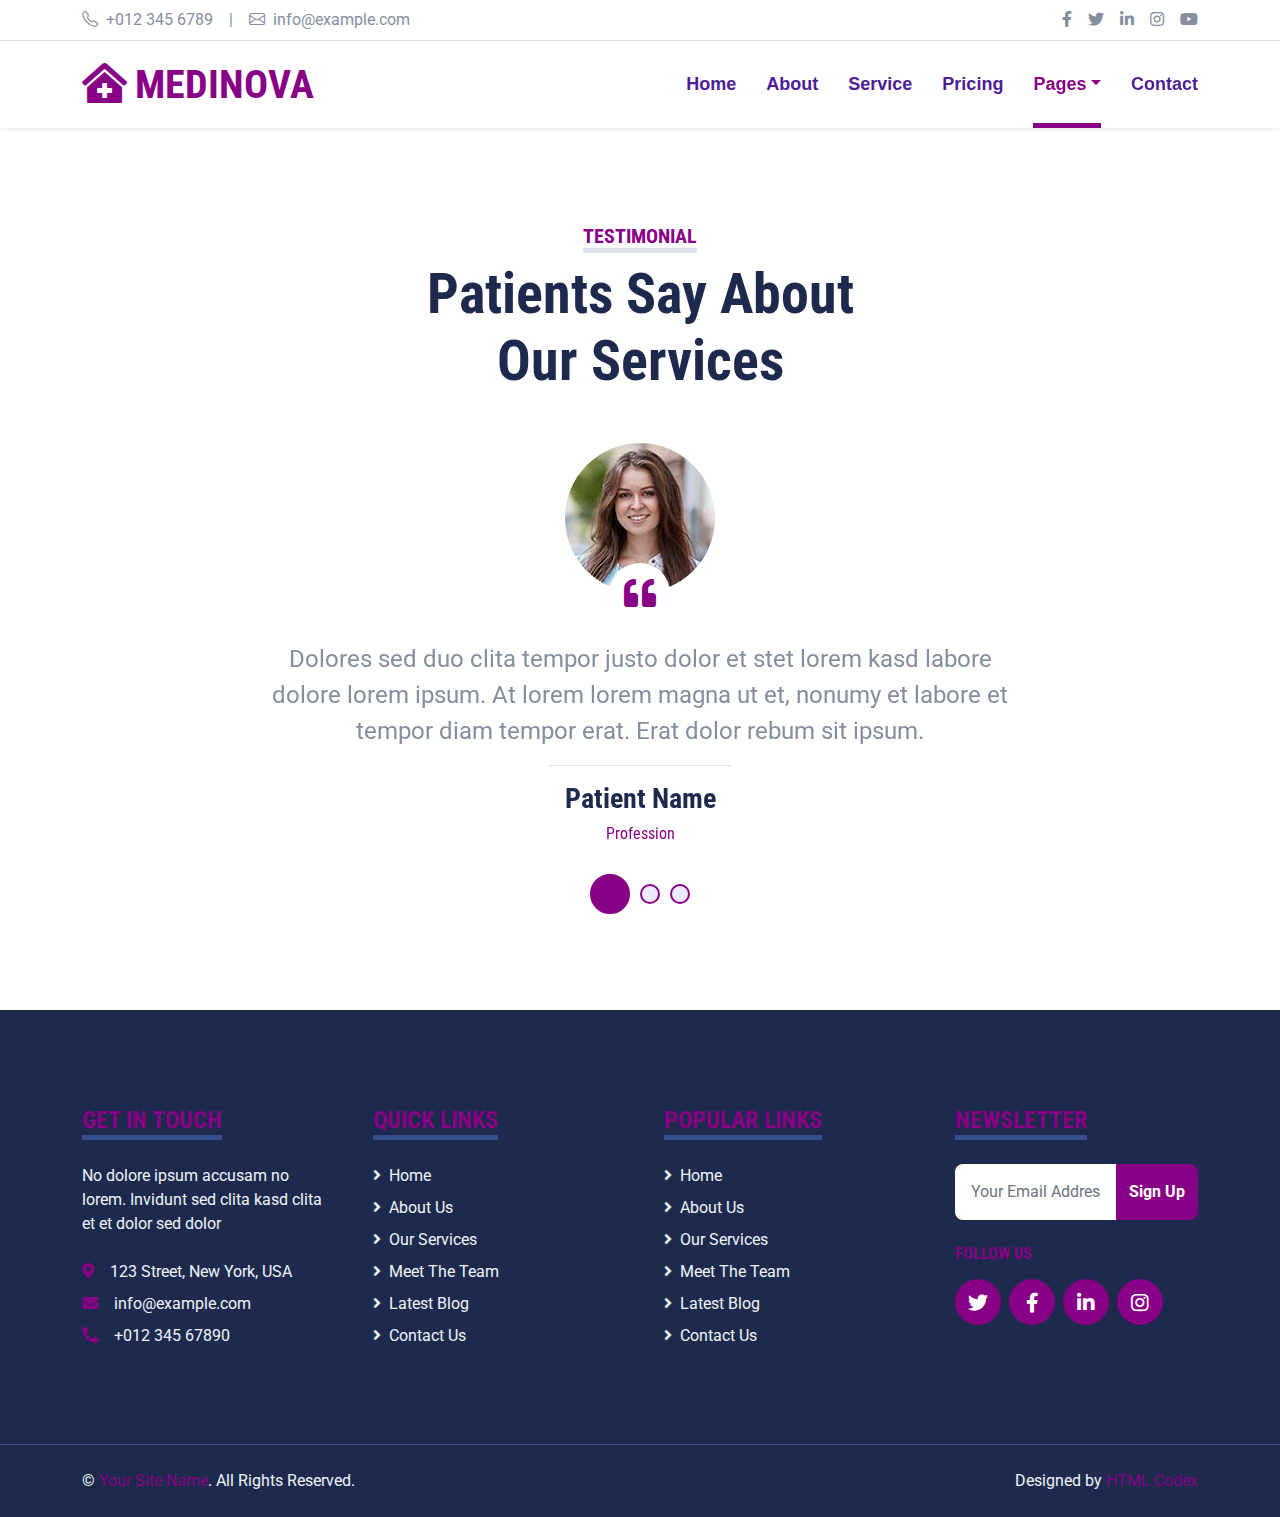
<file: testimonial.html>
<!DOCTYPE html>
<html lang="en">

<head>
    <meta charset="utf-8">
    <title>MEDINOVA - Hospital Website Template</title>
    <meta content="width=device-width, initial-scale=1.0" name="viewport">
    <meta content="Free HTML Templates" name="keywords">
    <meta content="Free HTML Templates" name="description">

    <!-- Favicon -->
    <link href="img/favicon.ico" rel="icon">

    <!-- Google Web Fonts -->
    <link rel="preconnect" href="https://fonts.gstatic.com">
    <link href="https://fonts.googleapis.com/css2?family=Roboto+Condensed:wght@400;700&family=Roboto:wght@400;700&display=swap" rel="stylesheet">  

    <!-- Icon Font Stylesheet -->
    <link href="https://cdnjs.cloudflare.com/ajax/libs/font-awesome/5.15.0/css/all.min.css" rel="stylesheet">
    <link href="https://cdn.jsdelivr.net/npm/bootstrap-icons@1.4.1/font/bootstrap-icons.css" rel="stylesheet">

    <!-- Libraries Stylesheet -->
    <link href="lib/owlcarousel/assets/owl.carousel.min.css" rel="stylesheet">
    <link href="lib/tempusdominus/css/tempusdominus-bootstrap-4.min.css" rel="stylesheet" />

    <!-- Customized Bootstrap Stylesheet -->
    <link href="css/bootstrap.min.css" rel="stylesheet">

    <!-- Template Stylesheet -->
    <link href="css/style.css" rel="stylesheet">
</head>

<body>
    <!-- Topbar Start -->
    <div class="container-fluid py-2 border-bottom d-none d-lg-block">
        <div class="container">
            <div class="row">
                <div class="col-md-6 text-center text-lg-start mb-2 mb-lg-0">
                    <div class="d-inline-flex align-items-center">
                        <a class="text-decoration-none text-body pe-3" href=""><i class="bi bi-telephone me-2"></i>+012 345 6789</a>
                        <span class="text-body">|</span>
                        <a class="text-decoration-none text-body px-3" href=""><i class="bi bi-envelope me-2"></i>info@example.com</a>
                    </div>
                </div>
                <div class="col-md-6 text-center text-lg-end">
                    <div class="d-inline-flex align-items-center">
                        <a class="text-body px-2" href="">
                            <i class="fab fa-facebook-f"></i>
                        </a>
                        <a class="text-body px-2" href="">
                            <i class="fab fa-twitter"></i>
                        </a>
                        <a class="text-body px-2" href="">
                            <i class="fab fa-linkedin-in"></i>
                        </a>
                        <a class="text-body px-2" href="">
                            <i class="fab fa-instagram"></i>
                        </a>
                        <a class="text-body ps-2" href="">
                            <i class="fab fa-youtube"></i>
                        </a>
                    </div>
                </div>
            </div>
        </div>
    </div>
    <!-- Topbar End -->


    <!-- Navbar Start -->
    <div class="container-fluid sticky-top bg-white shadow-sm mb-5">
        <div class="container">
            <nav class="navbar navbar-expand-lg bg-white navbar-light py-3 py-lg-0">
                <a href="index.html" class="navbar-brand">
                    <h1 class="m-0 text-uppercase text-primary"><i class="fa fa-clinic-medical me-2"></i>Medinova</h1>
                </a>
                <button class="navbar-toggler" type="button" data-bs-toggle="collapse" data-bs-target="#navbarCollapse">
                    <span class="navbar-toggler-icon"></span>
                </button>
                <div class="collapse navbar-collapse" id="navbarCollapse">
                    <div class="navbar-nav ms-auto py-0">
                        <a href="index.html" class="nav-item nav-link">Home</a>
                        <a href="about.html" class="nav-item nav-link">About</a>
                        <a href="service.html" class="nav-item nav-link">Service</a>
                        <a href="price.html" class="nav-item nav-link">Pricing</a>
                        <div class="nav-item dropdown">
                            <a href="#" class="nav-link dropdown-toggle active" data-bs-toggle="dropdown">Pages</a>
                            <div class="dropdown-menu m-0">
                                <a href="blog.html" class="dropdown-item">Blog Grid</a>
                                <a href="detail.html" class="dropdown-item">Blog Detail</a>
                                <a href="team.html" class="dropdown-item">The Team</a>
                                <a href="testimonial.html" class="dropdown-item active">Testimonial</a>
                                <a href="appointment.html" class="dropdown-item">Appointment</a>
                                <a href="search.html" class="dropdown-item">Search</a>
                            </div>
                        </div>
                        <a href="contact.html" class="nav-item nav-link">Contact</a>
                    </div>
                </div>
            </nav>
        </div>
    </div>
    <!-- Navbar End -->


    <!-- Testimonial Start -->
    <div class="container-fluid py-5">
        <div class="container">
            <div class="text-center mx-auto mb-5" style="max-width: 500px;">
                <h5 class="d-inline-block text-primary text-uppercase border-bottom border-5">Testimonial</h5>
                <h1 class="display-4">Patients Say About Our Services</h1>
            </div>
            <div class="row justify-content-center">
                <div class="col-lg-8">
                    <div class="owl-carousel testimonial-carousel">
                        <div class="testimonial-item text-center">
                            <div class="position-relative mb-5">
                                <img class="img-fluid rounded-circle mx-auto" src="img/testimonial-1.jpg" alt="">
                                <div class="position-absolute top-100 start-50 translate-middle d-flex align-items-center justify-content-center bg-white rounded-circle" style="width: 60px; height: 60px;">
                                    <i class="fa fa-quote-left fa-2x text-primary"></i>
                                </div>
                            </div>
                            <p class="fs-4 fw-normal">Dolores sed duo clita tempor justo dolor et stet lorem kasd labore dolore lorem ipsum. At lorem lorem magna ut et, nonumy et labore et tempor diam tempor erat. Erat dolor rebum sit ipsum.</p>
                            <hr class="w-25 mx-auto">
                            <h3>Patient Name</h3>
                            <h6 class="fw-normal text-primary mb-3">Profession</h6>
                        </div>
                        <div class="testimonial-item text-center">
                            <div class="position-relative mb-5">
                                <img class="img-fluid rounded-circle mx-auto" src="img/testimonial-2.jpg" alt="">
                                <div class="position-absolute top-100 start-50 translate-middle d-flex align-items-center justify-content-center bg-white rounded-circle" style="width: 60px; height: 60px;">
                                    <i class="fa fa-quote-left fa-2x text-primary"></i>
                                </div>
                            </div>
                            <p class="fs-4 fw-normal">Dolores sed duo clita tempor justo dolor et stet lorem kasd labore dolore lorem ipsum. At lorem lorem magna ut et, nonumy et labore et tempor diam tempor erat. Erat dolor rebum sit ipsum.</p>
                            <hr class="w-25 mx-auto">
                            <h3>Patient Name</h3>
                            <h6 class="fw-normal text-primary mb-3">Profession</h6>
                        </div>
                        <div class="testimonial-item text-center">
                            <div class="position-relative mb-5">
                                <img class="img-fluid rounded-circle mx-auto" src="img/testimonial-3.jpg" alt="">
                                <div class="position-absolute top-100 start-50 translate-middle d-flex align-items-center justify-content-center bg-white rounded-circle" style="width: 60px; height: 60px;">
                                    <i class="fa fa-quote-left fa-2x text-primary"></i>
                                </div>
                            </div>
                            <p class="fs-4 fw-normal">Dolores sed duo clita tempor justo dolor et stet lorem kasd labore dolore lorem ipsum. At lorem lorem magna ut et, nonumy et labore et tempor diam tempor erat. Erat dolor rebum sit ipsum.</p>
                            <hr class="w-25 mx-auto">
                            <h3>Patient Name</h3>
                            <h6 class="fw-normal text-primary mb-3">Profession</h6>
                        </div>
                    </div>
                </div>
            </div>
        </div>
    </div>
    <!-- Testimonial End -->


    <!-- Footer Start -->
    <div class="container-fluid bg-dark text-light mt-5 py-5">
        <div class="container py-5">
            <div class="row g-5">
                <div class="col-lg-3 col-md-6">
                    <h4 class="d-inline-block text-primary text-uppercase border-bottom border-5 border-secondary mb-4">Get In Touch</h4>
                    <p class="mb-4">No dolore ipsum accusam no lorem. Invidunt sed clita kasd clita et et dolor sed dolor</p>
                    <p class="mb-2"><i class="fa fa-map-marker-alt text-primary me-3"></i>123 Street, New York, USA</p>
                    <p class="mb-2"><i class="fa fa-envelope text-primary me-3"></i>info@example.com</p>
                    <p class="mb-0"><i class="fa fa-phone-alt text-primary me-3"></i>+012 345 67890</p>
                </div>
                <div class="col-lg-3 col-md-6">
                    <h4 class="d-inline-block text-primary text-uppercase border-bottom border-5 border-secondary mb-4">Quick Links</h4>
                    <div class="d-flex flex-column justify-content-start">
                        <a class="text-light mb-2" href="#"><i class="fa fa-angle-right me-2"></i>Home</a>
                        <a class="text-light mb-2" href="#"><i class="fa fa-angle-right me-2"></i>About Us</a>
                        <a class="text-light mb-2" href="#"><i class="fa fa-angle-right me-2"></i>Our Services</a>
                        <a class="text-light mb-2" href="#"><i class="fa fa-angle-right me-2"></i>Meet The Team</a>
                        <a class="text-light mb-2" href="#"><i class="fa fa-angle-right me-2"></i>Latest Blog</a>
                        <a class="text-light" href="#"><i class="fa fa-angle-right me-2"></i>Contact Us</a>
                    </div>
                </div>
                <div class="col-lg-3 col-md-6">
                    <h4 class="d-inline-block text-primary text-uppercase border-bottom border-5 border-secondary mb-4">Popular Links</h4>
                    <div class="d-flex flex-column justify-content-start">
                        <a class="text-light mb-2" href="#"><i class="fa fa-angle-right me-2"></i>Home</a>
                        <a class="text-light mb-2" href="#"><i class="fa fa-angle-right me-2"></i>About Us</a>
                        <a class="text-light mb-2" href="#"><i class="fa fa-angle-right me-2"></i>Our Services</a>
                        <a class="text-light mb-2" href="#"><i class="fa fa-angle-right me-2"></i>Meet The Team</a>
                        <a class="text-light mb-2" href="#"><i class="fa fa-angle-right me-2"></i>Latest Blog</a>
                        <a class="text-light" href="#"><i class="fa fa-angle-right me-2"></i>Contact Us</a>
                    </div>
                </div>
                <div class="col-lg-3 col-md-6">
                    <h4 class="d-inline-block text-primary text-uppercase border-bottom border-5 border-secondary mb-4">Newsletter</h4>
                    <form action="">
                        <div class="input-group">
                            <input type="text" class="form-control p-3 border-0" placeholder="Your Email Address">
                            <button class="btn btn-primary">Sign Up</button>
                        </div>
                    </form>
                    <h6 class="text-primary text-uppercase mt-4 mb-3">Follow Us</h6>
                    <div class="d-flex">
                        <a class="btn btn-lg btn-primary btn-lg-square rounded-circle me-2" href="#"><i class="fab fa-twitter"></i></a>
                        <a class="btn btn-lg btn-primary btn-lg-square rounded-circle me-2" href="#"><i class="fab fa-facebook-f"></i></a>
                        <a class="btn btn-lg btn-primary btn-lg-square rounded-circle me-2" href="#"><i class="fab fa-linkedin-in"></i></a>
                        <a class="btn btn-lg btn-primary btn-lg-square rounded-circle" href="#"><i class="fab fa-instagram"></i></a>
                    </div>
                </div>
            </div>
        </div>
    </div>
    <div class="container-fluid bg-dark text-light border-top border-secondary py-4">
        <div class="container">
            <div class="row g-5">
                <div class="col-md-6 text-center text-md-start">
                    <p class="mb-md-0">&copy; <a class="text-primary" href="#">Your Site Name</a>. All Rights Reserved.</p>
                </div>
                <div class="col-md-6 text-center text-md-end">
                    <p class="mb-0">Designed by <a class="text-primary" href="https://htmlcodex.com">HTML Codex</a></p>
                </div>
            </div>
        </div>
    </div>
    <!-- Footer End -->


    <!-- Back to Top -->
    <a href="#" class="btn btn-lg btn-primary btn-lg-square back-to-top"><i class="bi bi-arrow-up"></i></a>


    <!-- JavaScript Libraries -->
    <script src="https://code.jquery.com/jquery-3.4.1.min.js"></script>
    <script src="https://cdn.jsdelivr.net/npm/bootstrap@5.0.0/dist/js/bootstrap.bundle.min.js"></script>
    <script src="lib/easing/easing.min.js"></script>
    <script src="lib/waypoints/waypoints.min.js"></script>
    <script src="lib/owlcarousel/owl.carousel.min.js"></script>
    <script src="lib/tempusdominus/js/moment.min.js"></script>
    <script src="lib/tempusdominus/js/moment-timezone.min.js"></script>
    <script src="lib/tempusdominus/js/tempusdominus-bootstrap-4.min.js"></script>

    <!-- Template Javascript -->
    <script src="js/main.js"></script>
</body>

</html>
</file>
<file: css/style.css>
/********** Template CSS **********/
:root {
    --primary: #880085;
    --secondary: #6D28D9;
    --light: #EDE9FE;
    --dark: #4C1D95;
}

.btn {
    font-weight: 700;
    transition: .5s;
}

.btn:hover {
    -webkit-box-shadow: 0 8px 6px -6px #555555;
    -moz-box-shadow: 0 8px 6px -6px #555555;
    box-shadow: 0 8px 6px -6px #555555;
}

.btn-primary {
    color: #FFFFFF;
}

.btn-square {
    width: 36px;
    height: 36px;
}

.btn-sm-square {
    width: 28px;
    height: 28px;
}

.btn-lg-square {
    width: 46px;
    height: 46px;
}

.btn-square,
.btn-sm-square,
.btn-lg-square {
    padding-left: 0;
    padding-right: 0;
    text-align: center;
}

.back-to-top {
    position: fixed;
    display: none;
    right: 30px;
    bottom: 0;
    border-radius: 50% 50% 0 0;
    z-index: 99;
}

.navbar-light .navbar-nav .nav-link {
    font-family: 'Jost', sans-serif;
    position: relative;
    margin-left: 30px;
    padding: 30px 0;
    font-size: 18px;
    font-weight: 700;
    color: var(--dark);
    outline: none;
    transition: .5s;
}

.navbar-light .navbar-nav .nav-link:hover,
.navbar-light .navbar-nav .nav-link.active {
    color: var(--primary);
}

@media (min-width: 992px) {
    .navbar-light .navbar-nav .nav-link::before {
        position: absolute;
        content: "";
        width: 0;
        height: 5px;
        bottom: 0;
        left: 50%;
        background: var(--primary);
        transition: .5s;
    }

    .navbar-light .navbar-nav .nav-link:hover::before,
    .navbar-light .navbar-nav .nav-link.active::before {
        width: 100%;
        left: 0;
    }
}

@media (max-width: 991.98px) {
    .navbar-light .navbar-nav .nav-link  {
        margin-left: 0;
        padding: 10px 0;
    }
}

.hero-header {
    background: url(../img/hero.jpg) top right no-repeat;
    background-size: cover;
}

.service-item {
    position: relative;
    height: 350px;
    padding: 0 30px;
    transition: .5s;
}

.service-item .service-icon {
    width: 150px;
    height: 100px;
    display: flex;
    align-items: center;
    justify-content: center;
    background: var(--primary);
    border-radius: 50%;
    transform: rotate(-14deg);
}

.service-item .service-icon i {
    transform: rotate(15deg);
}

.service-item a.btn {
    position: absolute;
    width: 60px;
    bottom: -48px;
    left: 50%;
    margin-left: -30px;
    opacity: 0;
}

.service-item:hover a.btn {
    bottom: -24px;
    opacity: 1;
}

.price-carousel::after {
    position: absolute;
    content: "";
    width: 100%;
    height: 50%;
    bottom: 0;
    left: 0;
    background: var(--primary);
    border-radius: 8px 8px 50% 50%;
    z-index: -1;
}

.price-carousel .owl-nav {
    margin-top: 35px;
    width: 100%;
    text-align: center;
    display: flex;
    justify-content: center;
}

.price-carousel .owl-nav .owl-prev,
.price-carousel .owl-nav .owl-next{
    position: relative;
    margin: 0 5px;
    width: 45px;
    height: 45px;
    display: flex;
    align-items: center;
    justify-content: center;
    color: var(--primary);
    background: #FFFFFF;
    font-size: 22px;
    border-radius: 45px;
    transition: .5s;
}

.price-carousel .owl-nav .owl-prev:hover,
.price-carousel .owl-nav .owl-next:hover {
    color: var(--dark);
}

@media (min-width: 576px) {
    .team-item .row {
        height: 350px;
    }
}

.team-carousel .owl-nav {
    position: absolute;
    padding: 0 45px;
    width: 100%;
    height: 45px;
    top: calc(50% - 22.5px);
    left: 0;
    display: flex;
    justify-content: space-between;
}

.team-carousel .owl-nav .owl-prev,
.team-carousel .owl-nav .owl-next {
    position: relative;
    width: 45px;
    height: 45px;
    display: flex;
    align-items: center;
    justify-content: center;
    color: #FFFFFF;
    background: var(--primary);
    border-radius: 45px;
    font-size: 22px;
    transition: .5s;
}

.team-carousel .owl-nav .owl-prev:hover,
.team-carousel .owl-nav .owl-next:hover {
    background: var(--dark);
}

.testimonial-carousel .owl-dots {
    margin-top: 15px;
    display: flex;
    align-items: center;
    justify-content: center;
}

.testimonial-carousel .owl-dot {
    position: relative;
    display: inline-block;
    margin: 0 5px;
    width: 20px;
    height: 20px;
    background: var(--light);
    border: 2px solid var(--primary);
    border-radius: 20px;
    transition: .5s;
}

.testimonial-carousel .owl-dot.active {
    width: 40px;
    height: 40px;
    background: var(--primary);
}

.testimonial-carousel .owl-item img {
    width: 150px;
    height: 150px;
}
</file>
